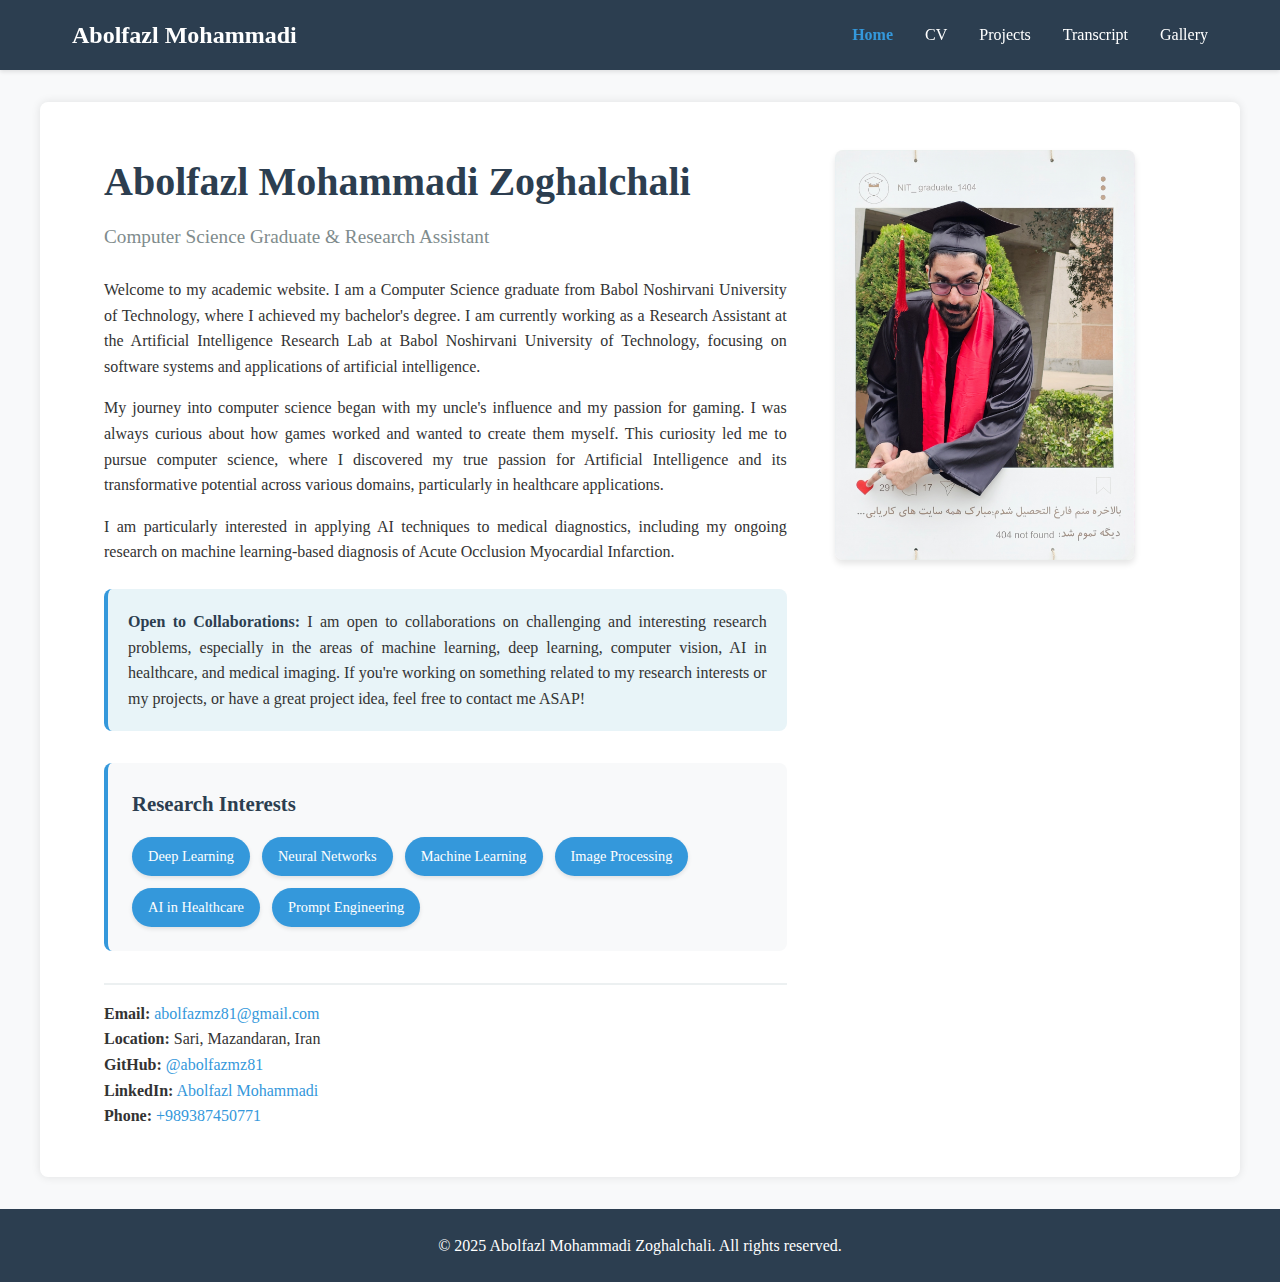
<file: index.html>
<!DOCTYPE html>
<html lang="en">
<head>
    <meta charset="UTF-8">
    <meta name="viewport" content="width=device-width, initial-scale=1.0">
    <meta name="description" content="Computer Science graduate and Research Assistant at Babol Noshirvani University of Technology. Specializing in AI, Deep Learning, and Healthcare Applications.">
    <meta name="keywords" content="Abolfazl Mohammadi, Computer Science, AI Research, Deep Learning, Machine Learning, Babol Noshirvani University">
    <meta name="author" content="Abolfazl Mohammadi Zoghalchali">
    <title>Abolfazl Mohammadi - Academic Website</title>
    <link rel="stylesheet" href="assets/styles.css">
</head>
<!-- Google tag (gtag.js) -->
<script async src="https://www.googletagmanager.com/gtag/js?id=G-NTRPJ5L8E0"></script>
<script>
  window.dataLayer = window.dataLayer || [];
  function gtag(){dataLayer.push(arguments);}
  gtag('js', new Date());

  gtag('config', 'G-NTRPJ5L8E0');
</script>
<body>
    <div id="nav-placeholder"></div>
    
    <main class="container">
        <section class="intro-section">
            <div class="intro-content">
                <div class="intro-text">
                    <h1>Abolfazl Mohammadi Zoghalchali</h1>
                    <p class="subtitle">Computer Science Graduate & Research Assistant</p>
                    <p class="description">
                        Welcome to my academic website. I am a Computer Science graduate from Babol Noshirvani University of Technology, 
                        where I achieved my bachelor's degree. I am currently working as a Research Assistant 
                        at the Artificial Intelligence Research Lab at Babol Noshirvani University of Technology, focusing on software 
                        systems and applications of artificial intelligence.
                    </p>
                    <p class="description">
                        My journey into computer science began with my uncle's influence and my passion for gaming. I was always curious 
                        about how games worked and wanted to create them myself. This curiosity led me to pursue computer science, where 
                        I discovered my true passion for Artificial Intelligence and its transformative potential across various domains, 
                        particularly in healthcare applications.
                    </p>
                    <p class="description">
                        I am particularly interested in applying AI techniques to medical diagnostics, including my ongoing research on 
                        machine learning-based diagnosis of Acute Occlusion Myocardial Infarction.
                    </p>
                    <p class="description collaboration-highlight">
                        <strong>Open to Collaborations:</strong> I am open to collaborations on challenging and interesting research problems, 
                        especially in the areas of machine learning, deep learning, computer vision, AI in healthcare, and medical imaging. 
                        If you're working on something related to my research interests or my projects, or have a great project idea, feel free to contact me ASAP!
                    </p>
                    
                    <div class="research-interests-section">
                        <h3>Research Interests</h3>
                        <div class="interest-tags">
                            <span class="interest-tag">Deep Learning</span>
                            <span class="interest-tag">Neural Networks</span>
                            <span class="interest-tag">Machine Learning</span>
                            <span class="interest-tag">Image Processing</span>
                            <span class="interest-tag">AI in Healthcare</span>
                            <span class="interest-tag">Prompt Engineering</span>
                        </div>
                    </div>
                    
                    <div class="contact-info">
                        <p><strong>Email:</strong> <a href="mailto:abolfazmz81@gmail.com">abolfazmz81@gmail.com</a></p>
                        <p><strong>Location:</strong> Sari, Mazandaran, Iran</p>
                        <p><strong>GitHub:</strong> <a href="https://github.com/abolfazmz81" target="_blank">@abolfazmz81</a></p>
                        <p><strong>LinkedIn:</strong> <a href="https://www.linkedin.com/in/abolfazl-mohammadi" target="_blank">Abolfazl Mohammadi</a></p>
                        <p><strong>Phone:</strong> <a href="tel:+989387450771">+989387450771</a></p>
                    </div>
                </div>
                <div class="intro-image">
                    <img src="assets/me.jpg" alt="Abolfazl Mohammadi Zoghalchali">
                </div>
            </div>
        </section>
    </main>

    <footer>
        <p>&copy; 2025 Abolfazl Mohammadi Zoghalchali. All rights reserved.</p>
    </footer>

    <script src="assets/nav-loader.js"></script>
</body>
</html>
</file>
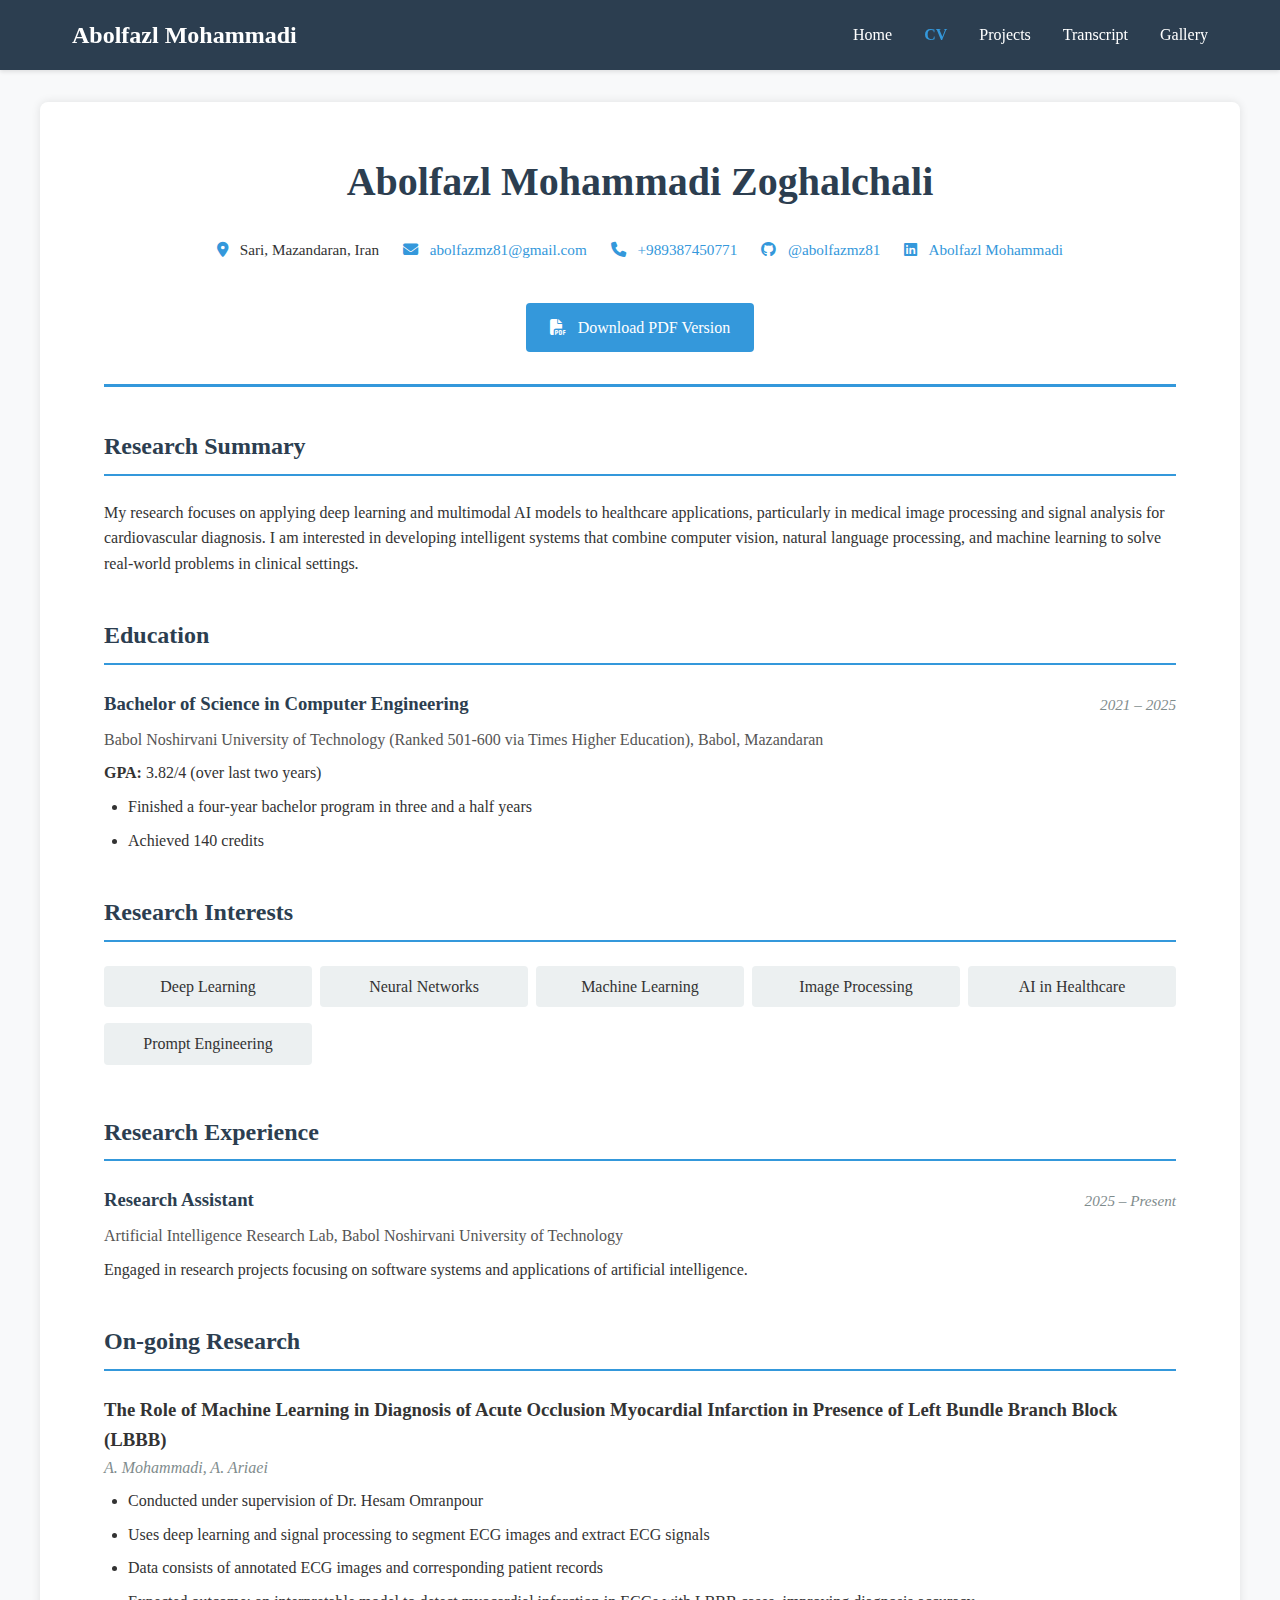
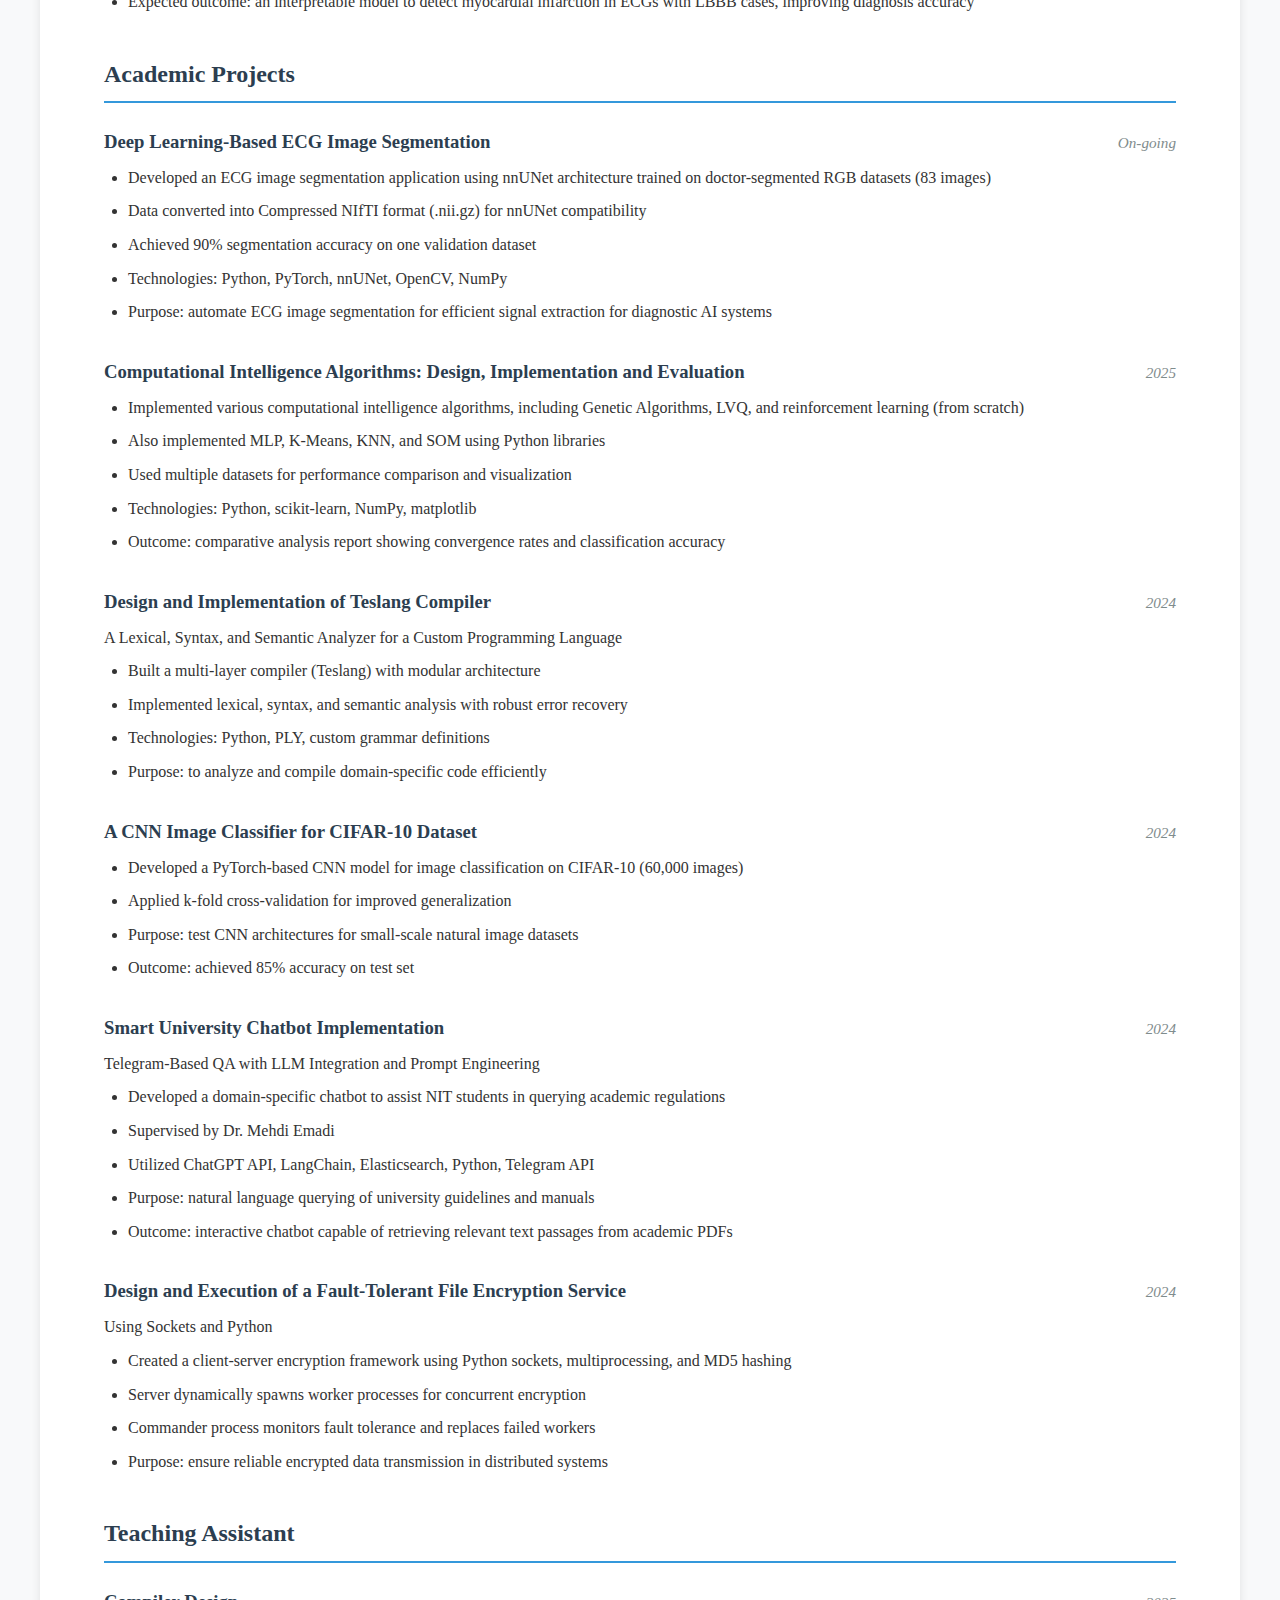
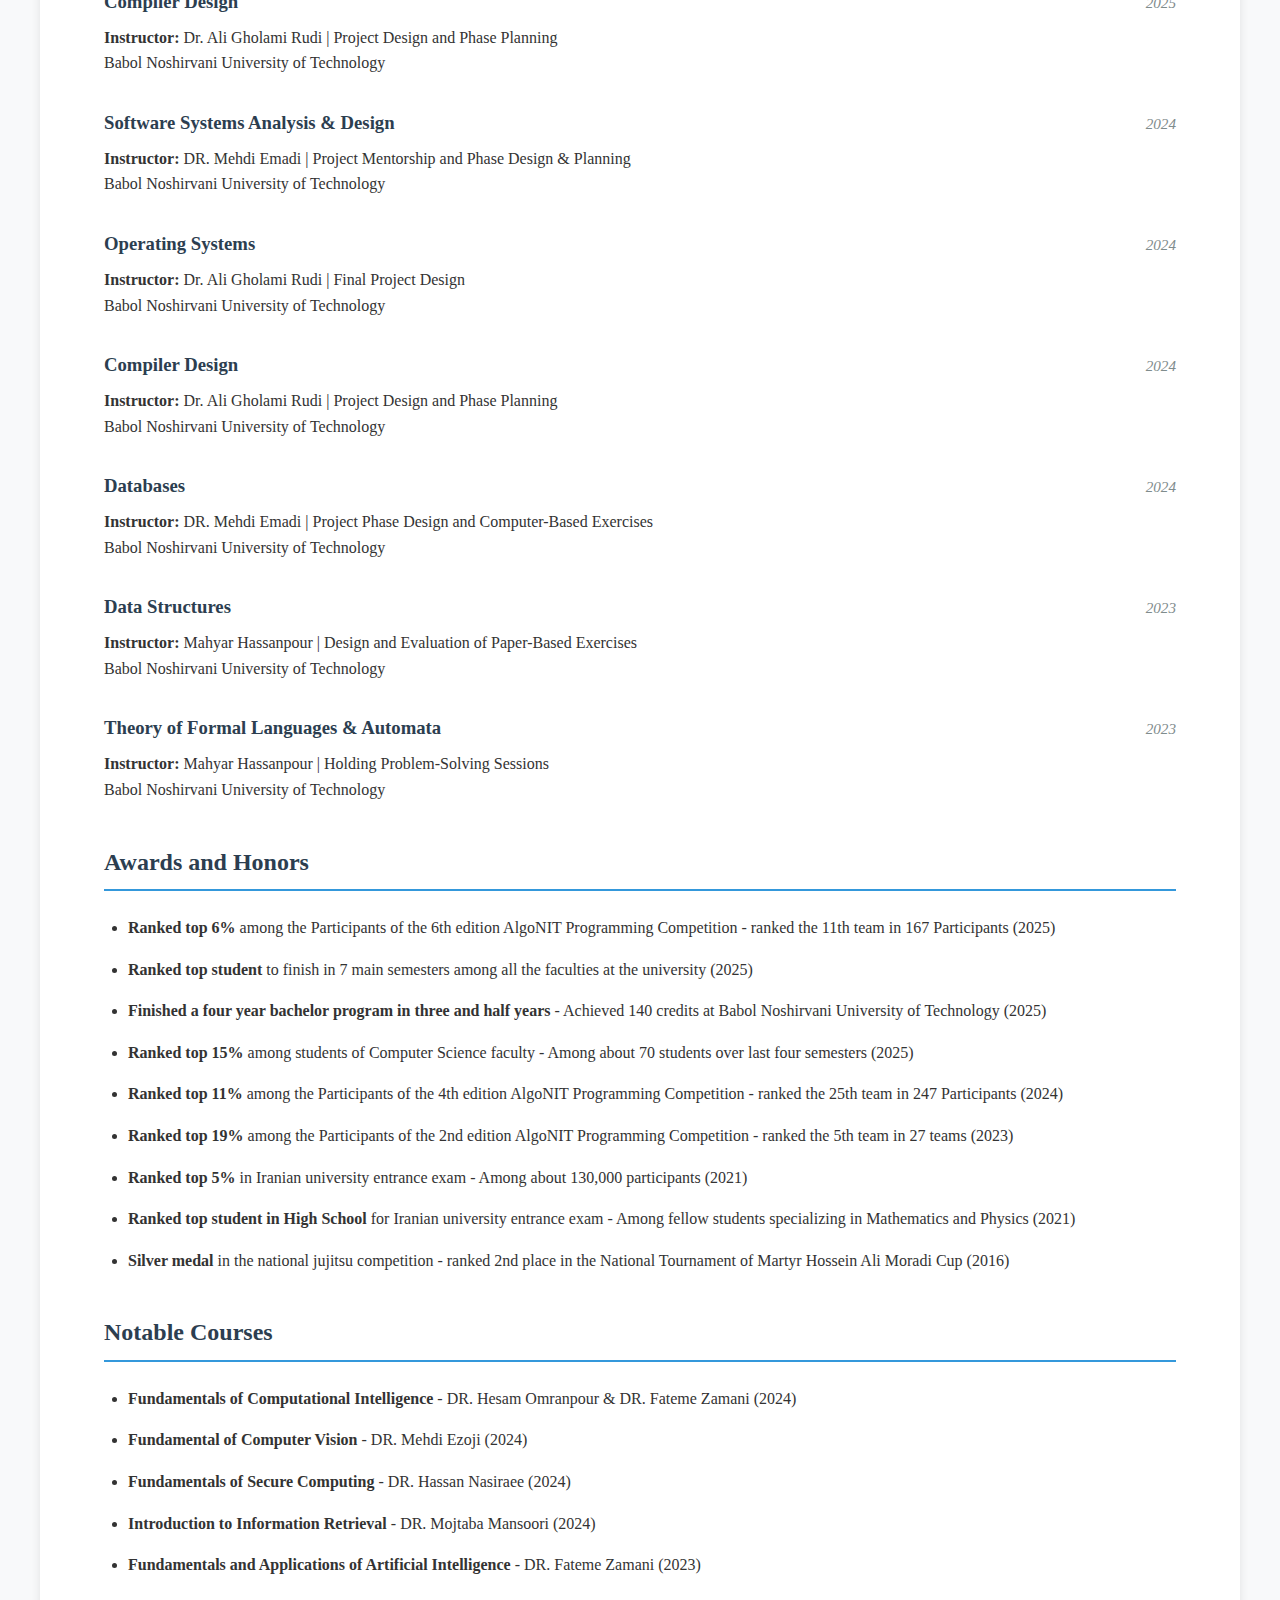
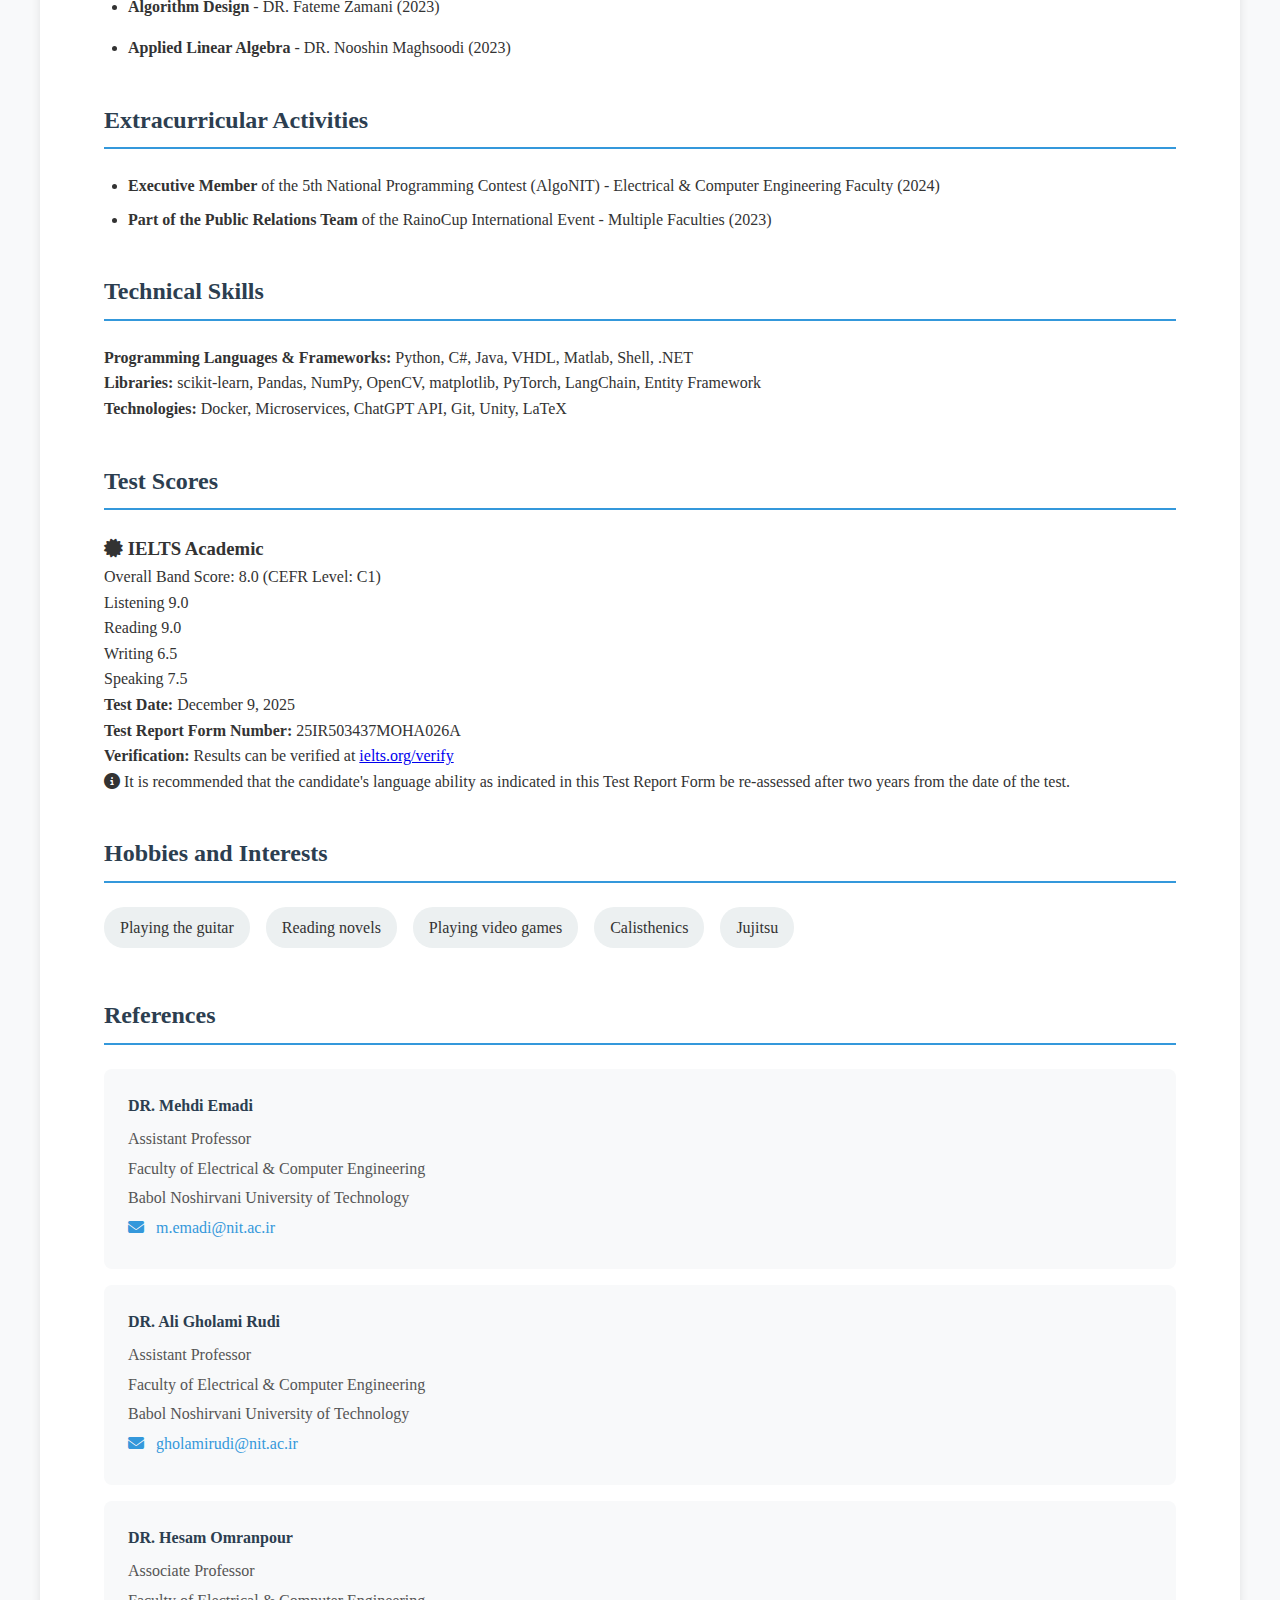
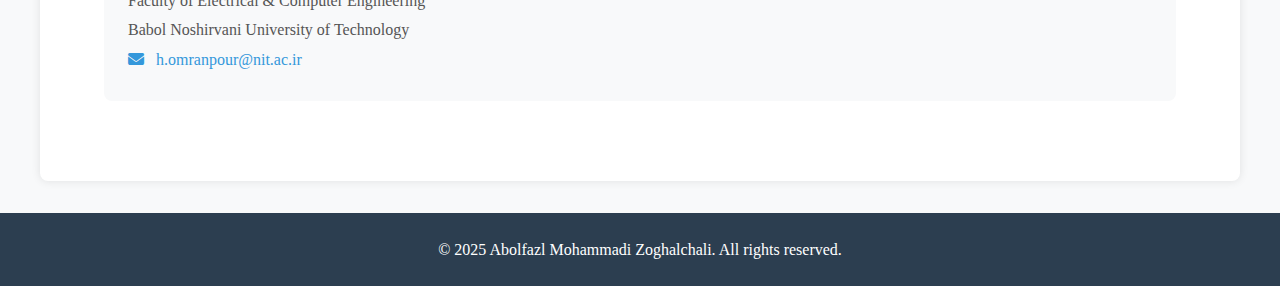
<file: cv.html>
<!DOCTYPE html>
<html lang="en">
<head>
    <meta charset="UTF-8">
    <meta name="viewport" content="width=device-width, initial-scale=1.0">
    <meta name="description" content="Academic CV of Abolfazl Mohammadi - Computer Science graduate, Research Assistant, with expertise in AI, Deep Learning, and Machine Learning.">
    <meta name="keywords" content="Abolfazl Mohammadi CV, Computer Engineering, AI Research, Academic CV">
    <title>CV - Abolfazl Mohammadi</title>
    <link rel="stylesheet" href="assets/styles.css">
    <link rel="stylesheet" href="https://cdnjs.cloudflare.com/ajax/libs/font-awesome/6.4.0/css/all.min.css">
</head>
<!-- Google tag (gtag.js) -->
<script async src="https://www.googletagmanager.com/gtag/js?id=G-NTRPJ5L8E0"></script>
<script>
  window.dataLayer = window.dataLayer || [];
  function gtag(){dataLayer.push(arguments);}
  gtag('js', new Date());

  gtag('config', 'G-NTRPJ5L8E0');
</script>
<body>
    <div id="nav-placeholder"></div>
    
    <main class="container">
        <section class="cv-section">
            <div class="cv-header">
                <h1>Abolfazl Mohammadi Zoghalchali</h1>
                <div class="cv-contact">
                    <p><i class="fas fa-map-marker-alt"></i> Sari, Mazandaran, Iran</p>
                    <p><i class="fas fa-envelope"></i> <a href="mailto:abolfazmz81@gmail.com">abolfazmz81@gmail.com</a></p>
                    <p><i class="fas fa-phone"></i> <a href="tel:+989387450771">+989387450771</a></p>
                    <p><i class="fab fa-github"></i> <a href="https://github.com/abolfazmz81" target="_blank">@abolfazmz81</a></p>
                    <p><i class="fab fa-linkedin"></i> <a href="https://www.linkedin.com/in/abolfazl-mohammadi" target="_blank">Abolfazl Mohammadi</a></p>
                </div>
                <a href="docs/cv.pdf" class="pdf-download" download><i class="fas fa-file-pdf"></i> Download PDF Version</a>
            </div>

            <div class="cv-content">
                <h2>Research Summary</h2>
                <div class="cv-item">
                    <p>My research focuses on applying deep learning and multimodal AI models to healthcare applications, particularly in medical image processing and signal analysis for cardiovascular diagnosis. I am interested in developing intelligent systems that combine computer vision, natural language processing, and machine learning to solve real-world problems in clinical settings.</p>
                </div>

                <h2>Education</h2>
                <div class="cv-item">
                    <div class="cv-item-header">
                        <h3>Bachelor of Science in Computer Engineering</h3>
                        <span class="cv-date">2021 – 2025</span>
                    </div>
                    <p class="cv-institution">Babol Noshirvani University of Technology (Ranked 501-600 via Times Higher Education), Babol, Mazandaran</p>
                    <p><strong>GPA:</strong> 3.82/4 (over last two years)</p>
                    <ul>
                        <li>Finished a four-year bachelor program in three and a half years</li>
                        <li>Achieved 140 credits</li>
                    </ul>
                </div>

                <h2>Research Interests</h2>
                <div class="cv-item">
                    <ul class="research-interests">
                        <li>Deep Learning</li>
                        <li>Neural Networks</li>
                        <li>Machine Learning</li>
                        <li>Image Processing</li>
                        <li>AI in Healthcare</li>
                        <li>Prompt Engineering</li>
                    </ul>
                </div>

                <h2>Research Experience</h2>
                <div class="cv-item">
                    <div class="cv-item-header">
                        <h3>Research Assistant</h3>
                        <span class="cv-date">2025 – Present</span>
                    </div>
                    <p class="cv-institution">Artificial Intelligence Research Lab, Babol Noshirvani University of Technology</p>
                    <p>Engaged in research projects focusing on software systems and applications of artificial intelligence.</p>
                </div>

                <h2>On-going Research</h2>
                <div class="cv-item">
                    <h3>The Role of Machine Learning in Diagnosis of Acute Occlusion Myocardial Infarction in Presence of Left Bundle Branch Block (LBBB)</h3>
                    <p class="cv-authors">A. Mohammadi, A. Ariaei</p>
                    <ul>
                        <li>Conducted under supervision of Dr. Hesam Omranpour</li>
                        <li>Uses deep learning and signal processing to segment ECG images and extract ECG signals</li>
                        <li>Data consists of annotated ECG images and corresponding patient records</li>
                        <li>Expected outcome: an interpretable model to detect myocardial infarction in ECGs with LBBB cases, improving diagnosis accuracy</li>
                    </ul>
                </div>

                <h2>Academic Projects</h2>
                
                <div class="cv-item">
                    <div class="cv-item-header">
                        <h3>Deep Learning-Based ECG Image Segmentation</h3>
                        <span class="cv-date">On-going</span>
                    </div>
                    <ul>
                        <li>Developed an ECG image segmentation application using nnUNet architecture trained on doctor-segmented RGB datasets (83 images)</li>
                        <li>Data converted into Compressed NIfTI format (.nii.gz) for nnUNet compatibility</li>
                        <li>Achieved 90% segmentation accuracy on one validation dataset</li>
                        <li>Technologies: Python, PyTorch, nnUNet, OpenCV, NumPy</li>
                        <li>Purpose: automate ECG image segmentation for efficient signal extraction for diagnostic AI systems</li>
                    </ul>
                </div>

                <div class="cv-item">
                    <div class="cv-item-header">
                        <h3>Computational Intelligence Algorithms: Design, Implementation and Evaluation</h3>
                        <span class="cv-date">2025</span>
                    </div>
                    <ul>
                        <li>Implemented various computational intelligence algorithms, including Genetic Algorithms, LVQ, and reinforcement learning (from scratch)</li>
                        <li>Also implemented MLP, K-Means, KNN, and SOM using Python libraries</li>
                        <li>Used multiple datasets for performance comparison and visualization</li>
                        <li>Technologies: Python, scikit-learn, NumPy, matplotlib</li>
                        <li>Outcome: comparative analysis report showing convergence rates and classification accuracy</li>
                    </ul>
                </div>

                <div class="cv-item">
                    <div class="cv-item-header">
                        <h3>Design and Implementation of Teslang Compiler</h3>
                        <span class="cv-date">2024</span>
                    </div>
                    <p>A Lexical, Syntax, and Semantic Analyzer for a Custom Programming Language</p>
                    <ul>
                        <li>Built a multi-layer compiler (Teslang) with modular architecture</li>
                        <li>Implemented lexical, syntax, and semantic analysis with robust error recovery</li>
                        <li>Technologies: Python, PLY, custom grammar definitions</li>
                        <li>Purpose: to analyze and compile domain-specific code efficiently</li>
                    </ul>
                </div>

                <div class="cv-item">
                    <div class="cv-item-header">
                        <h3>A CNN Image Classifier for CIFAR-10 Dataset</h3>
                        <span class="cv-date">2024</span>
                    </div>
                    <ul>
                        <li>Developed a PyTorch-based CNN model for image classification on CIFAR-10 (60,000 images)</li>
                        <li>Applied k-fold cross-validation for improved generalization</li>
                        <li>Purpose: test CNN architectures for small-scale natural image datasets</li>
                        <li>Outcome: achieved 85% accuracy on test set</li>
                    </ul>
                </div>

                <div class="cv-item">
                    <div class="cv-item-header">
                        <h3>Smart University Chatbot Implementation</h3>
                        <span class="cv-date">2024</span>
                    </div>
                    <p>Telegram-Based QA with LLM Integration and Prompt Engineering</p>
                    <ul>
                        <li>Developed a domain-specific chatbot to assist NIT students in querying academic regulations</li>
                        <li>Supervised by Dr. Mehdi Emadi</li>
                        <li>Utilized ChatGPT API, LangChain, Elasticsearch, Python, Telegram API</li>
                        <li>Purpose: natural language querying of university guidelines and manuals</li>
                        <li>Outcome: interactive chatbot capable of retrieving relevant text passages from academic PDFs</li>
                    </ul>
                </div>

                <div class="cv-item">
                    <div class="cv-item-header">
                        <h3>Design and Execution of a Fault-Tolerant File Encryption Service</h3>
                        <span class="cv-date">2024</span>
                    </div>
                    <p>Using Sockets and Python</p>
                    <ul>
                        <li>Created a client-server encryption framework using Python sockets, multiprocessing, and MD5 hashing</li>
                        <li>Server dynamically spawns worker processes for concurrent encryption</li>
                        <li>Commander process monitors fault tolerance and replaces failed workers</li>
                        <li>Purpose: ensure reliable encrypted data transmission in distributed systems</li>
                    </ul>
                </div>

                <h2>Teaching Assistant</h2>
                
                <div class="cv-item">
                    <div class="cv-item-header">
                        <h3>Compiler Design</h3>
                        <span class="cv-date">2025</span>
                    </div>
                    <p><strong>Instructor:</strong> Dr. Ali Gholami Rudi | Project Design and Phase Planning</p>
                    <p>Babol Noshirvani University of Technology</p>
                </div>

                <div class="cv-item">
                    <div class="cv-item-header">
                        <h3>Software Systems Analysis & Design</h3>
                        <span class="cv-date">2024</span>
                    </div>
                    <p><strong>Instructor:</strong> DR. Mehdi Emadi | Project Mentorship and Phase Design & Planning</p>
                    <p>Babol Noshirvani University of Technology</p>
                </div>

                <div class="cv-item">
                    <div class="cv-item-header">
                        <h3>Operating Systems</h3>
                        <span class="cv-date">2024</span>
                    </div>
                    <p><strong>Instructor:</strong> Dr. Ali Gholami Rudi | Final Project Design</p>
                    <p>Babol Noshirvani University of Technology</p>
                </div>

                <div class="cv-item">
                    <div class="cv-item-header">
                        <h3>Compiler Design</h3>
                        <span class="cv-date">2024</span>
                    </div>
                    <p><strong>Instructor:</strong> Dr. Ali Gholami Rudi | Project Design and Phase Planning</p>
                    <p>Babol Noshirvani University of Technology</p>
                </div>

                <div class="cv-item">
                    <div class="cv-item-header">
                        <h3>Databases</h3>
                        <span class="cv-date">2024</span>
                    </div>
                    <p><strong>Instructor:</strong> DR. Mehdi Emadi | Project Phase Design and Computer-Based Exercises</p>
                    <p>Babol Noshirvani University of Technology</p>
                </div>

                <div class="cv-item">
                    <div class="cv-item-header">
                        <h3>Data Structures</h3>
                        <span class="cv-date">2023</span>
                    </div>
                    <p><strong>Instructor:</strong> Mahyar Hassanpour | Design and Evaluation of Paper-Based Exercises</p>
                    <p>Babol Noshirvani University of Technology</p>
                </div>

                <div class="cv-item">
                    <div class="cv-item-header">
                        <h3>Theory of Formal Languages & Automata</h3>
                        <span class="cv-date">2023</span>
                    </div>
                    <p><strong>Instructor:</strong> Mahyar Hassanpour | Holding Problem-Solving Sessions</p>
                    <p>Babol Noshirvani University of Technology</p>
                </div>

                <h2>Awards and Honors</h2>
                <div class="cv-item">
                    <ul class="awards-list">
                        <li><strong>Ranked top 6%</strong> among the Participants of the 6th edition AlgoNIT Programming Competition - ranked the 11th team in 167 Participants (2025)</li>
                        <li><strong>Ranked top student</strong> to finish in 7 main semesters among all the faculties at the university (2025)</li>
                        <li><strong>Finished a four year bachelor program in three and half years</strong> - Achieved 140 credits at Babol Noshirvani University of Technology (2025)</li>
                        <li><strong>Ranked top 15%</strong> among students of Computer Science faculty - Among about 70 students over last four semesters (2025)</li>
                        <li><strong>Ranked top 11%</strong> among the Participants of the 4th edition AlgoNIT Programming Competition - ranked the 25th team in 247 Participants (2024)</li>
                        <li><strong>Ranked top 19%</strong> among the Participants of the 2nd edition AlgoNIT Programming Competition - ranked the 5th team in 27 teams (2023)</li>
                        <li><strong>Ranked top 5%</strong> in Iranian university entrance exam - Among about 130,000 participants (2021)</li>
                        <li><strong>Ranked top student in High School</strong> for Iranian university entrance exam - Among fellow students specializing in Mathematics and Physics (2021)</li>
                        <li><strong>Silver medal</strong> in the national jujitsu competition - ranked 2nd place in the National Tournament of Martyr Hossein Ali Moradi Cup (2016)</li>
                    </ul>
                </div>

                <h2>Notable Courses</h2>
                <div class="cv-item">
                    <ul class="courses-list">
                        <li><strong>Fundamentals of Computational Intelligence</strong> - DR. Hesam Omranpour & DR. Fateme Zamani (2024)</li>
                        <li><strong>Fundamental of Computer Vision</strong> - DR. Mehdi Ezoji (2024)</li>
                        <li><strong>Fundamentals of Secure Computing</strong> - DR. Hassan Nasiraee (2024)</li>
                        <li><strong>Introduction to Information Retrieval</strong> - DR. Mojtaba Mansoori (2024)</li>
                        <li><strong>Fundamentals and Applications of Artificial Intelligence</strong> - DR. Fateme Zamani (2023)</li>
                        <li><strong>Algorithm Design</strong> - DR. Fateme Zamani (2023)</li>
                        <li><strong>Applied Linear Algebra</strong> - DR. Nooshin Maghsoodi (2023)</li>
                    </ul>
                </div>

                <h2>Extracurricular Activities</h2>
                <div class="cv-item">
                    <ul>
                        <li><strong>Executive Member</strong> of the 5th National Programming Contest (AlgoNIT) - Electrical & Computer Engineering Faculty (2024)</li>
                        <li><strong>Part of the Public Relations Team</strong> of the RainoCup International Event - Multiple Faculties (2023)</li>
                    </ul>
                </div>

                <h2>Technical Skills</h2>
                <div class="cv-item">
                    <p><strong>Programming Languages & Frameworks:</strong> Python, C#, Java, VHDL, Matlab, Shell, .NET</p>
                    <p><strong>Libraries:</strong> scikit-learn, Pandas, NumPy, OpenCV, matplotlib, PyTorch, LangChain, Entity Framework</p>
                    <p><strong>Technologies:</strong> Docker, Microservices, ChatGPT API, Git, Unity, LaTeX</p>
                </div>

                <h2>Test Scores</h2>
                <div class="cv-item">
                    <div class="ielts-score-card">
                        <h3><i class="fas fa-certificate"></i> IELTS Academic</h3>
                        <div class="ielts-overall">
                            <span class="ielts-label">Overall Band Score:</span>
                            <span class="ielts-score-main">8.0</span>
                            <span class="ielts-cefr">(CEFR Level: C1)</span>
                        </div>
                        <div class="ielts-breakdown">
                            <div class="ielts-skill">
                                <span class="skill-name">Listening</span>
                                <span class="skill-score">9.0</span>
                            </div>
                            <div class="ielts-skill">
                                <span class="skill-name">Reading</span>
                                <span class="skill-score">9.0</span>
                            </div>
                            <div class="ielts-skill">
                                <span class="skill-name">Writing</span>
                                <span class="skill-score">6.5</span>
                            </div>
                            <div class="ielts-skill">
                                <span class="skill-name">Speaking</span>
                                <span class="skill-score">7.5</span>
                            </div>
                        </div>
                        <div class="ielts-details">
                            <p><strong>Test Date:</strong> December 9, 2025</p>
                            <p><strong>Test Report Form Number:</strong> 25IR503437MOHA026A</p>
                            <p><strong>Verification:</strong> Results can be verified at <a href="https://ielts.org/verify" target="_blank">ielts.org/verify</a></p>
                        </div>
                        <div class="ielts-note">
                            <i class="fas fa-info-circle"></i> It is recommended that the candidate's language ability as indicated in this Test Report Form be re-assessed after two years from the date of the test.
                        </div>
                    </div>
                </div>

                <h2>Hobbies and Interests</h2>
                <div class="cv-item">
                    <ul class="hobbies-list">
                        <li>Playing the guitar</li>
                        <li>Reading novels</li>
                        <li>Playing video games</li>
                        <li>Calisthenics</li>
                        <li>Jujitsu</li>
                    </ul>
                </div>

                <h2>References</h2>
                <div class="cv-item">
                    <div class="reference">
                        <h4>DR. Mehdi Emadi</h4>
                        <p>Assistant Professor</p>
                        <p>Faculty of Electrical & Computer Engineering</p>
                        <p>Babol Noshirvani University of Technology</p>
                        <p><i class="fas fa-envelope"></i> <a href="mailto:m.emadi@nit.ac.ir">m.emadi@nit.ac.ir</a></p>
                    </div>
                    
                    <div class="reference">
                        <h4>DR. Ali Gholami Rudi</h4>
                        <p>Assistant Professor</p>
                        <p>Faculty of Electrical & Computer Engineering</p>
                        <p>Babol Noshirvani University of Technology</p>
                        <p><i class="fas fa-envelope"></i> <a href="mailto:gholamirudi@nit.ac.ir">gholamirudi@nit.ac.ir</a></p>
                    </div>
                    
                    <div class="reference">
                        <h4>DR. Hesam Omranpour</h4>
                        <p>Associate Professor</p>
                        <p>Faculty of Electrical & Computer Engineering</p>
                        <p>Babol Noshirvani University of Technology</p>
                        <p><i class="fas fa-envelope"></i> <a href="mailto:h.omranpour@nit.ac.ir">h.omranpour@nit.ac.ir</a></p>
                    </div>
                </div>
            </div>
        </section>
    </main>

    <footer>
        <p>&copy; 2025 Abolfazl Mohammadi Zoghalchali. All rights reserved.</p>
    </footer>

    <script src="assets/nav-loader.js"></script>
</body>
</html>
</file>
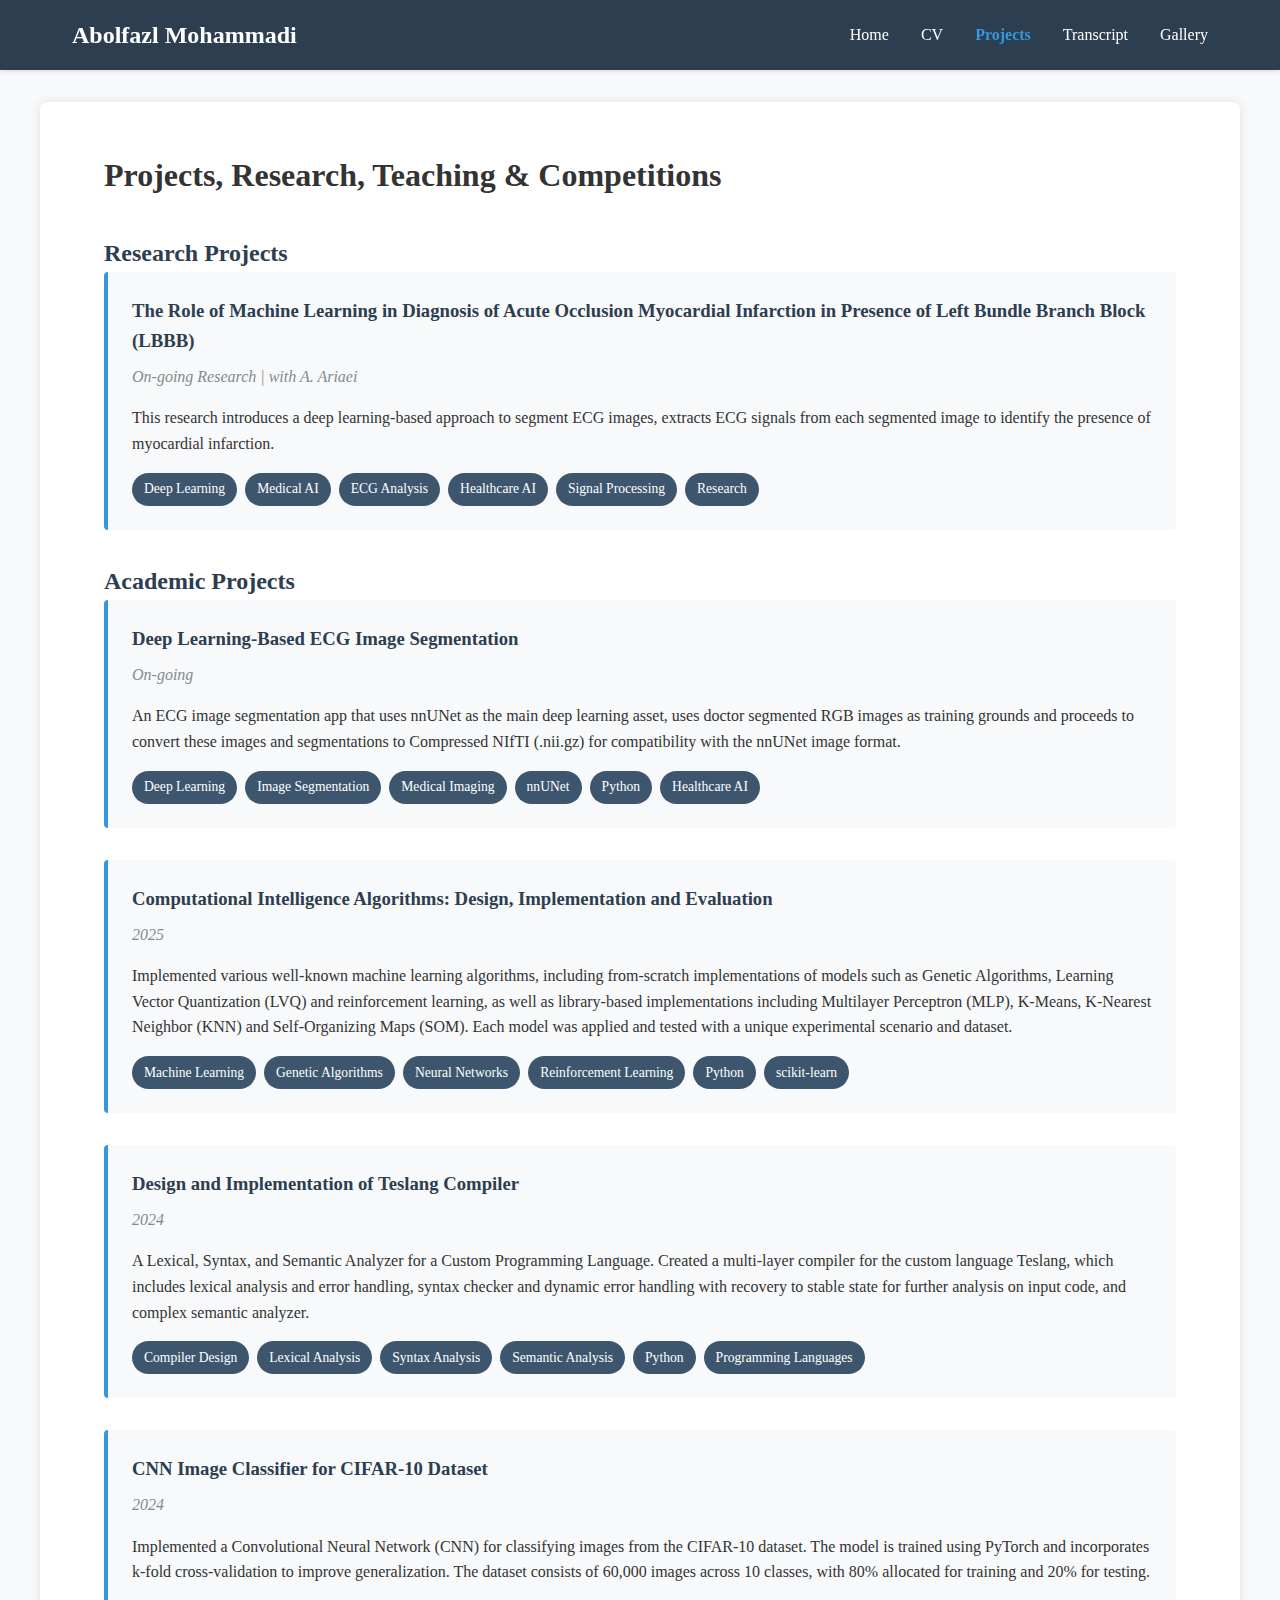
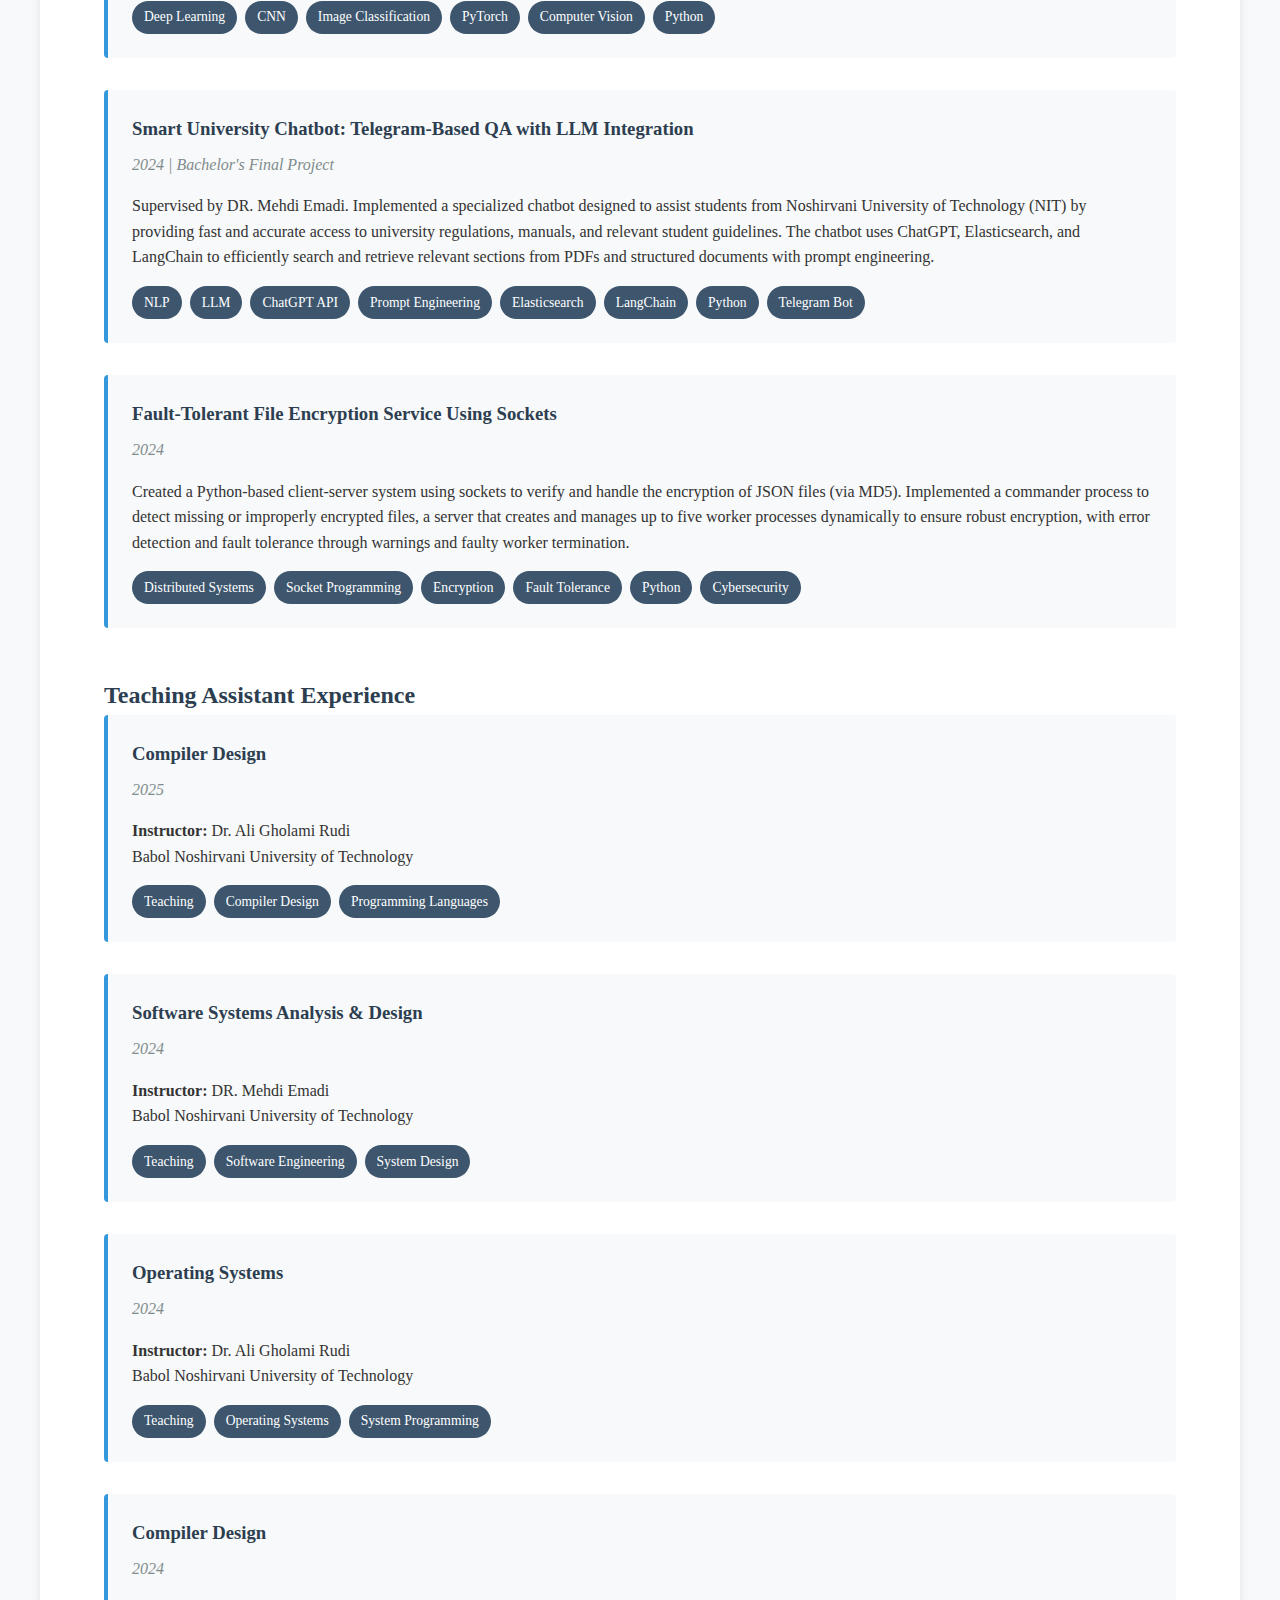
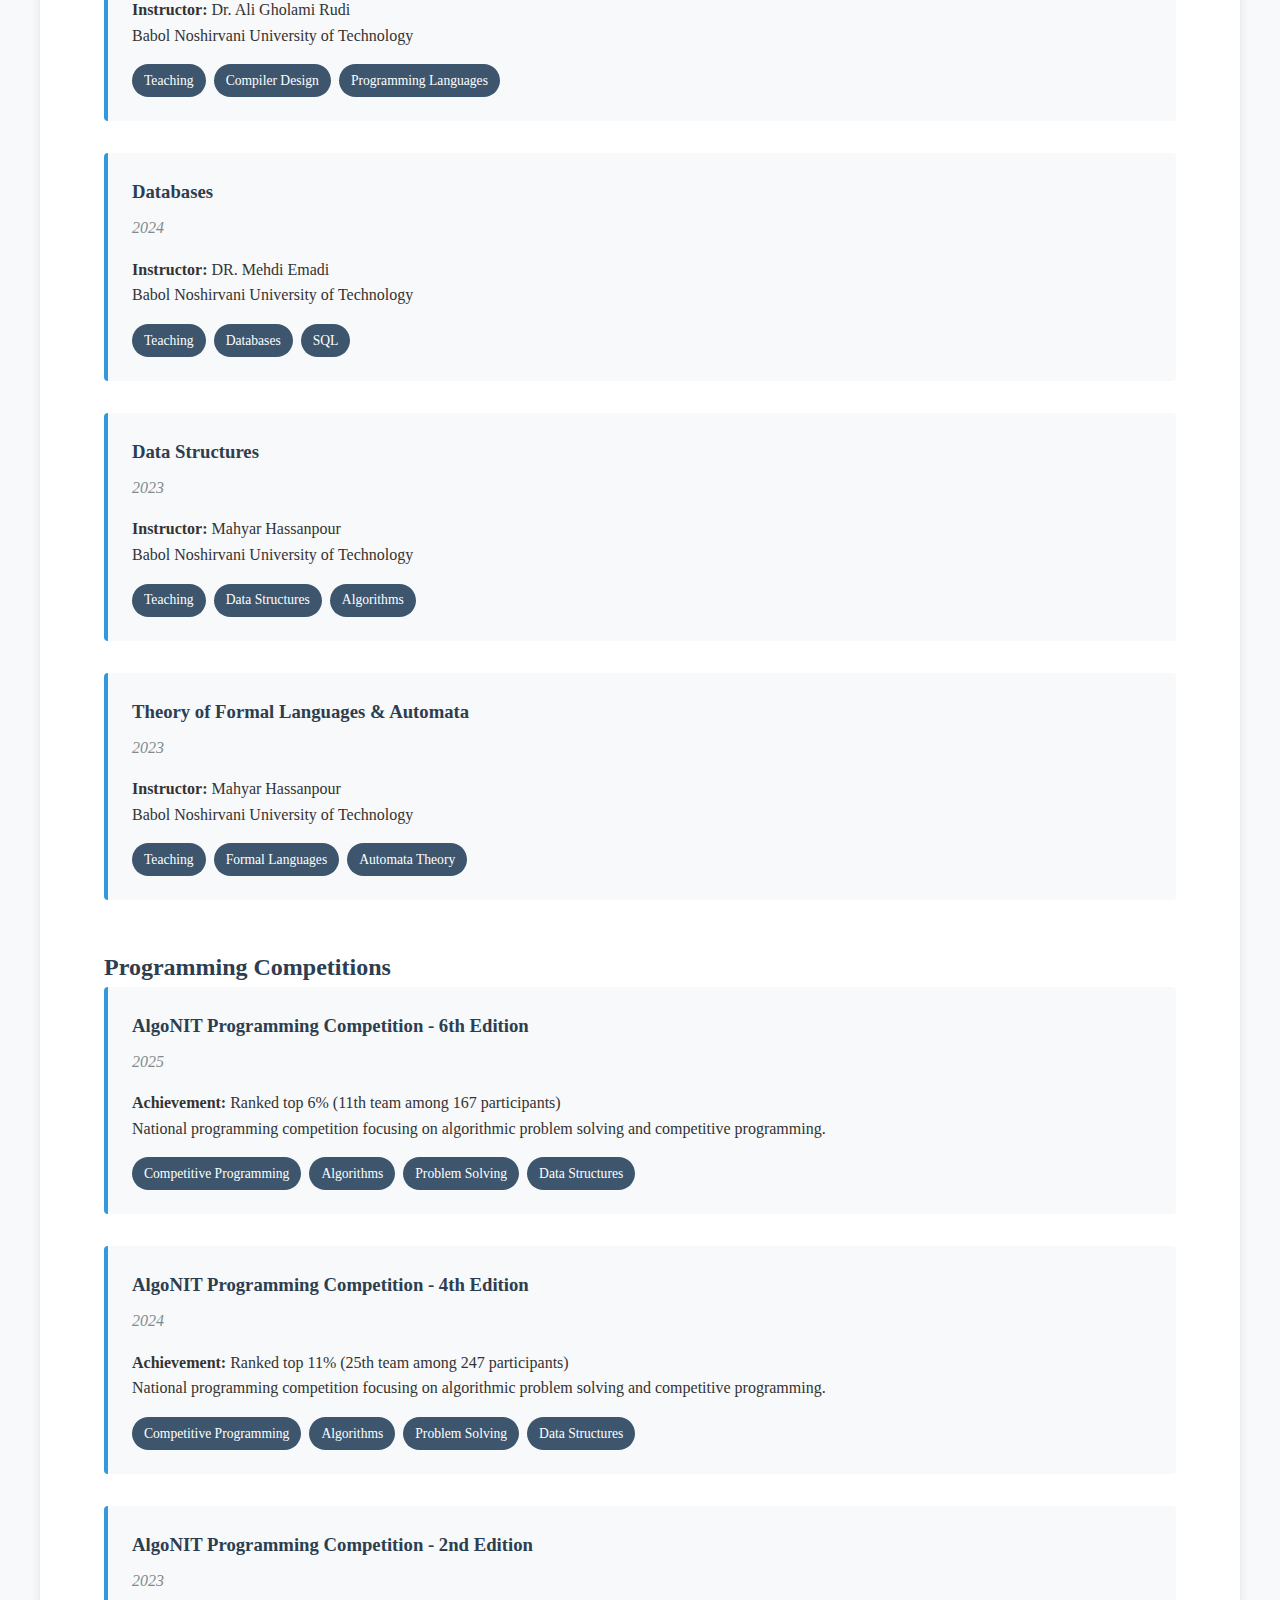
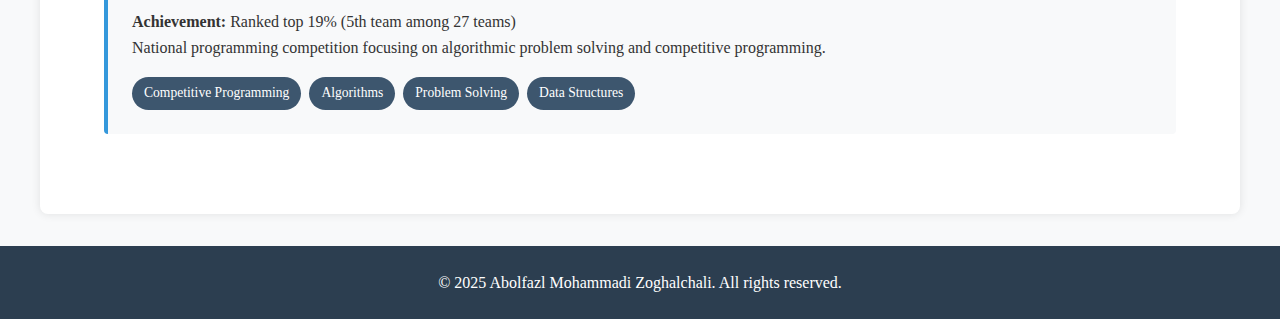
<file: projects.html>
<!DOCTYPE html>
<html lang="en">
<head>
    <meta charset="UTF-8">
    <meta name="viewport" content="width=device-width, initial-scale=1.0">
    <meta name="description" content="Academic projects, research, teaching experience, and programming competitions by Abolfazl Mohammadi. Including AI, Machine Learning, and Deep Learning projects.">
    <meta name="keywords" content="AI Projects, Machine Learning Projects, Deep Learning, ECG Segmentation, Compiler Design, Teaching Assistant">
    <title>Projects & Experience - Abolfazl Mohammadi</title>
    <link rel="stylesheet" href="assets/styles.css">
</head>
<body>
    <div id="nav-placeholder"></div>
    
    <main class="container">
        <section class="projects-section">
            <h1>Projects, Research, Teaching & Competitions</h1>
            
            <h2 style="margin-top: 2rem; color: #2c3e50;">Research Projects</h2>
            
            <div class="project-card">
                <h3>The Role of Machine Learning in Diagnosis of Acute Occlusion Myocardial Infarction in Presence of Left Bundle Branch Block (LBBB)</h3>
                <p class="project-date">On-going Research | with A. Ariaei</p>
                <p>This research introduces a deep learning-based approach to segment ECG images, extracts ECG signals from each segmented image to identify the presence of myocardial infarction.</p>
                <div class="project-tags">
                    <span class="tag">Deep Learning</span>
                    <span class="tag">Medical AI</span>
                    <span class="tag">ECG Analysis</span>
                    <span class="tag">Healthcare AI</span>
                    <span class="tag">Signal Processing</span>
                    <span class="tag">Research</span>
                </div>
            </div>
            
            <h2 style="margin-top: 2rem; color: #2c3e50;">Academic Projects</h2>
            
            <div class="project-card">
                <h3>Deep Learning-Based ECG Image Segmentation</h3>
                <p class="project-date">On-going</p>
                <p>An ECG image segmentation app that uses nnUNet as the main deep learning asset, uses doctor segmented RGB images as training grounds and proceeds to convert these images and segmentations to Compressed NIfTI (.nii.gz) for compatibility with the nnUNet image format.</p>
                <div class="project-tags">
                    <span class="tag">Deep Learning</span>
                    <span class="tag">Image Segmentation</span>
                    <span class="tag">Medical Imaging</span>
                    <span class="tag">nnUNet</span>
                    <span class="tag">Python</span>
                    <span class="tag">Healthcare AI</span>
                </div>
            </div>
            
            <div class="project-card">
                <h3>Computational Intelligence Algorithms: Design, Implementation and Evaluation</h3>
                <p class="project-date">2025</p>
                <p>Implemented various well-known machine learning algorithms, including from-scratch implementations of models such as Genetic Algorithms, Learning Vector Quantization (LVQ) and reinforcement learning, as well as library-based implementations including Multilayer Perceptron (MLP), K-Means, K-Nearest Neighbor (KNN) and Self-Organizing Maps (SOM). Each model was applied and tested with a unique experimental scenario and dataset.</p>
                <div class="project-tags">
                    <span class="tag">Machine Learning</span>
                    <span class="tag">Genetic Algorithms</span>
                    <span class="tag">Neural Networks</span>
                    <span class="tag">Reinforcement Learning</span>
                    <span class="tag">Python</span>
                    <span class="tag">scikit-learn</span>
                </div>
            </div>
            
            <div class="project-card">
                <h3>Design and Implementation of Teslang Compiler</h3>
                <p class="project-date">2024</p>
                <p>A Lexical, Syntax, and Semantic Analyzer for a Custom Programming Language. Created a multi-layer compiler for the custom language Teslang, which includes lexical analysis and error handling, syntax checker and dynamic error handling with recovery to stable state for further analysis on input code, and complex semantic analyzer.</p>
                <div class="project-tags">
                    <span class="tag">Compiler Design</span>
                    <span class="tag">Lexical Analysis</span>
                    <span class="tag">Syntax Analysis</span>
                    <span class="tag">Semantic Analysis</span>
                    <span class="tag">Python</span>
                    <span class="tag">Programming Languages</span>
                </div>
            </div>
            
            <div class="project-card">
                <h3>CNN Image Classifier for CIFAR-10 Dataset</h3>
                <p class="project-date">2024</p>
                <p>Implemented a Convolutional Neural Network (CNN) for classifying images from the CIFAR-10 dataset. The model is trained using PyTorch and incorporates k-fold cross-validation to improve generalization. The dataset consists of 60,000 images across 10 classes, with 80% allocated for training and 20% for testing.</p>
                <div class="project-tags">
                    <span class="tag">Deep Learning</span>
                    <span class="tag">CNN</span>
                    <span class="tag">Image Classification</span>
                    <span class="tag">PyTorch</span>
                    <span class="tag">Computer Vision</span>
                    <span class="tag">Python</span>
                </div>
            </div>
            
            <div class="project-card">
                <h3>Smart University Chatbot: Telegram-Based QA with LLM Integration</h3>
                <p class="project-date">2024 | Bachelor's Final Project</p>
                <p>Supervised by DR. Mehdi Emadi. Implemented a specialized chatbot designed to assist students from Noshirvani University of Technology (NIT) by providing fast and accurate access to university regulations, manuals, and relevant student guidelines. The chatbot uses ChatGPT, Elasticsearch, and LangChain to efficiently search and retrieve relevant sections from PDFs and structured documents with prompt engineering.</p>
                <div class="project-tags">
                    <span class="tag">NLP</span>
                    <span class="tag">LLM</span>
                    <span class="tag">ChatGPT API</span>
                    <span class="tag">Prompt Engineering</span>
                    <span class="tag">Elasticsearch</span>
                    <span class="tag">LangChain</span>
                    <span class="tag">Python</span>
                    <span class="tag">Telegram Bot</span>
                </div>
            </div>
            
            <div class="project-card">
                <h3>Fault-Tolerant File Encryption Service Using Sockets</h3>
                <p class="project-date">2024</p>
                <p>Created a Python-based client-server system using sockets to verify and handle the encryption of JSON files (via MD5). Implemented a commander process to detect missing or improperly encrypted files, a server that creates and manages up to five worker processes dynamically to ensure robust encryption, with error detection and fault tolerance through warnings and faulty worker termination.</p>
                <div class="project-tags">
                    <span class="tag">Distributed Systems</span>
                    <span class="tag">Socket Programming</span>
                    <span class="tag">Encryption</span>
                    <span class="tag">Fault Tolerance</span>
                    <span class="tag">Python</span>
                    <span class="tag">Cybersecurity</span>
                </div>
            </div>
            
            <h2 style="margin-top: 3rem; color: #2c3e50;">Teaching Assistant Experience</h2>
            
            <div class="project-card">
                <h3>Compiler Design</h3>
                <p class="project-date">2025</p>
                <p><strong>Instructor:</strong> Dr. Ali Gholami Rudi</p>
                <p>Babol Noshirvani University of Technology</p>
                <div class="project-tags">
                    <span class="tag">Teaching</span>
                    <span class="tag">Compiler Design</span>
                    <span class="tag">Programming Languages</span>
                </div>
            </div>
            
            <div class="project-card">
                <h3>Software Systems Analysis & Design</h3>
                <p class="project-date">2024</p>
                <p><strong>Instructor:</strong> DR. Mehdi Emadi</p>
                <p>Babol Noshirvani University of Technology</p>
                <div class="project-tags">
                    <span class="tag">Teaching</span>
                    <span class="tag">Software Engineering</span>
                    <span class="tag">System Design</span>
                </div>
            </div>
            
            <div class="project-card">
                <h3>Operating Systems</h3>
                <p class="project-date">2024</p>
                <p><strong>Instructor:</strong> Dr. Ali Gholami Rudi</p>
                <p>Babol Noshirvani University of Technology</p>
                <div class="project-tags">
                    <span class="tag">Teaching</span>
                    <span class="tag">Operating Systems</span>
                    <span class="tag">System Programming</span>
                </div>
            </div>
            
            <div class="project-card">
                <h3>Compiler Design</h3>
                <p class="project-date">2024</p>
                <p><strong>Instructor:</strong> Dr. Ali Gholami Rudi</p>
                <p>Babol Noshirvani University of Technology</p>
                <div class="project-tags">
                    <span class="tag">Teaching</span>
                    <span class="tag">Compiler Design</span>
                    <span class="tag">Programming Languages</span>
                </div>
            </div>
            
            <div class="project-card">
                <h3>Databases</h3>
                <p class="project-date">2024</p>
                <p><strong>Instructor:</strong> DR. Mehdi Emadi</p>
                <p>Babol Noshirvani University of Technology</p>
                <div class="project-tags">
                    <span class="tag">Teaching</span>
                    <span class="tag">Databases</span>
                    <span class="tag">SQL</span>
                </div>
            </div>
            
            <div class="project-card">
                <h3>Data Structures</h3>
                <p class="project-date">2023</p>
                <p><strong>Instructor:</strong> Mahyar Hassanpour</p>
                <p>Babol Noshirvani University of Technology</p>
                <div class="project-tags">
                    <span class="tag">Teaching</span>
                    <span class="tag">Data Structures</span>
                    <span class="tag">Algorithms</span>
                </div>
            </div>
            
            <div class="project-card">
                <h3>Theory of Formal Languages & Automata</h3>
                <p class="project-date">2023</p>
                <p><strong>Instructor:</strong> Mahyar Hassanpour</p>
                <p>Babol Noshirvani University of Technology</p>
                <div class="project-tags">
                    <span class="tag">Teaching</span>
                    <span class="tag">Formal Languages</span>
                    <span class="tag">Automata Theory</span>
                </div>
            </div>
            
            <h2 style="margin-top: 3rem; color: #2c3e50;">Programming Competitions</h2>
            
            <div class="project-card">
                <h3>AlgoNIT Programming Competition - 6th Edition</h3>
                <p class="project-date">2025</p>
                <p><strong>Achievement:</strong> Ranked top 6% (11th team among 167 participants)</p>
                <p>National programming competition focusing on algorithmic problem solving and competitive programming.</p>
                <div class="project-tags">
                    <span class="tag">Competitive Programming</span>
                    <span class="tag">Algorithms</span>
                    <span class="tag">Problem Solving</span>
                    <span class="tag">Data Structures</span>
                </div>
            </div>
            
            <div class="project-card">
                <h3>AlgoNIT Programming Competition - 4th Edition</h3>
                <p class="project-date">2024</p>
                <p><strong>Achievement:</strong> Ranked top 11% (25th team among 247 participants)</p>
                <p>National programming competition focusing on algorithmic problem solving and competitive programming.</p>
                <div class="project-tags">
                    <span class="tag">Competitive Programming</span>
                    <span class="tag">Algorithms</span>
                    <span class="tag">Problem Solving</span>
                    <span class="tag">Data Structures</span>
                </div>
            </div>
            
            <div class="project-card">
                <h3>AlgoNIT Programming Competition - 2nd Edition</h3>
                <p class="project-date">2023</p>
                <p><strong>Achievement:</strong> Ranked top 19% (5th team among 27 teams)</p>
                <p>National programming competition focusing on algorithmic problem solving and competitive programming.</p>
                <div class="project-tags">
                    <span class="tag">Competitive Programming</span>
                    <span class="tag">Algorithms</span>
                    <span class="tag">Problem Solving</span>
                    <span class="tag">Data Structures</span>
                </div>
            </div>
        </section>
    </main>

    <footer>
        <p>&copy; 2025 Abolfazl Mohammadi Zoghalchali. All rights reserved.</p>
    </footer>

    <script src="assets/nav-loader.js"></script>
</body>
</html>
</file>
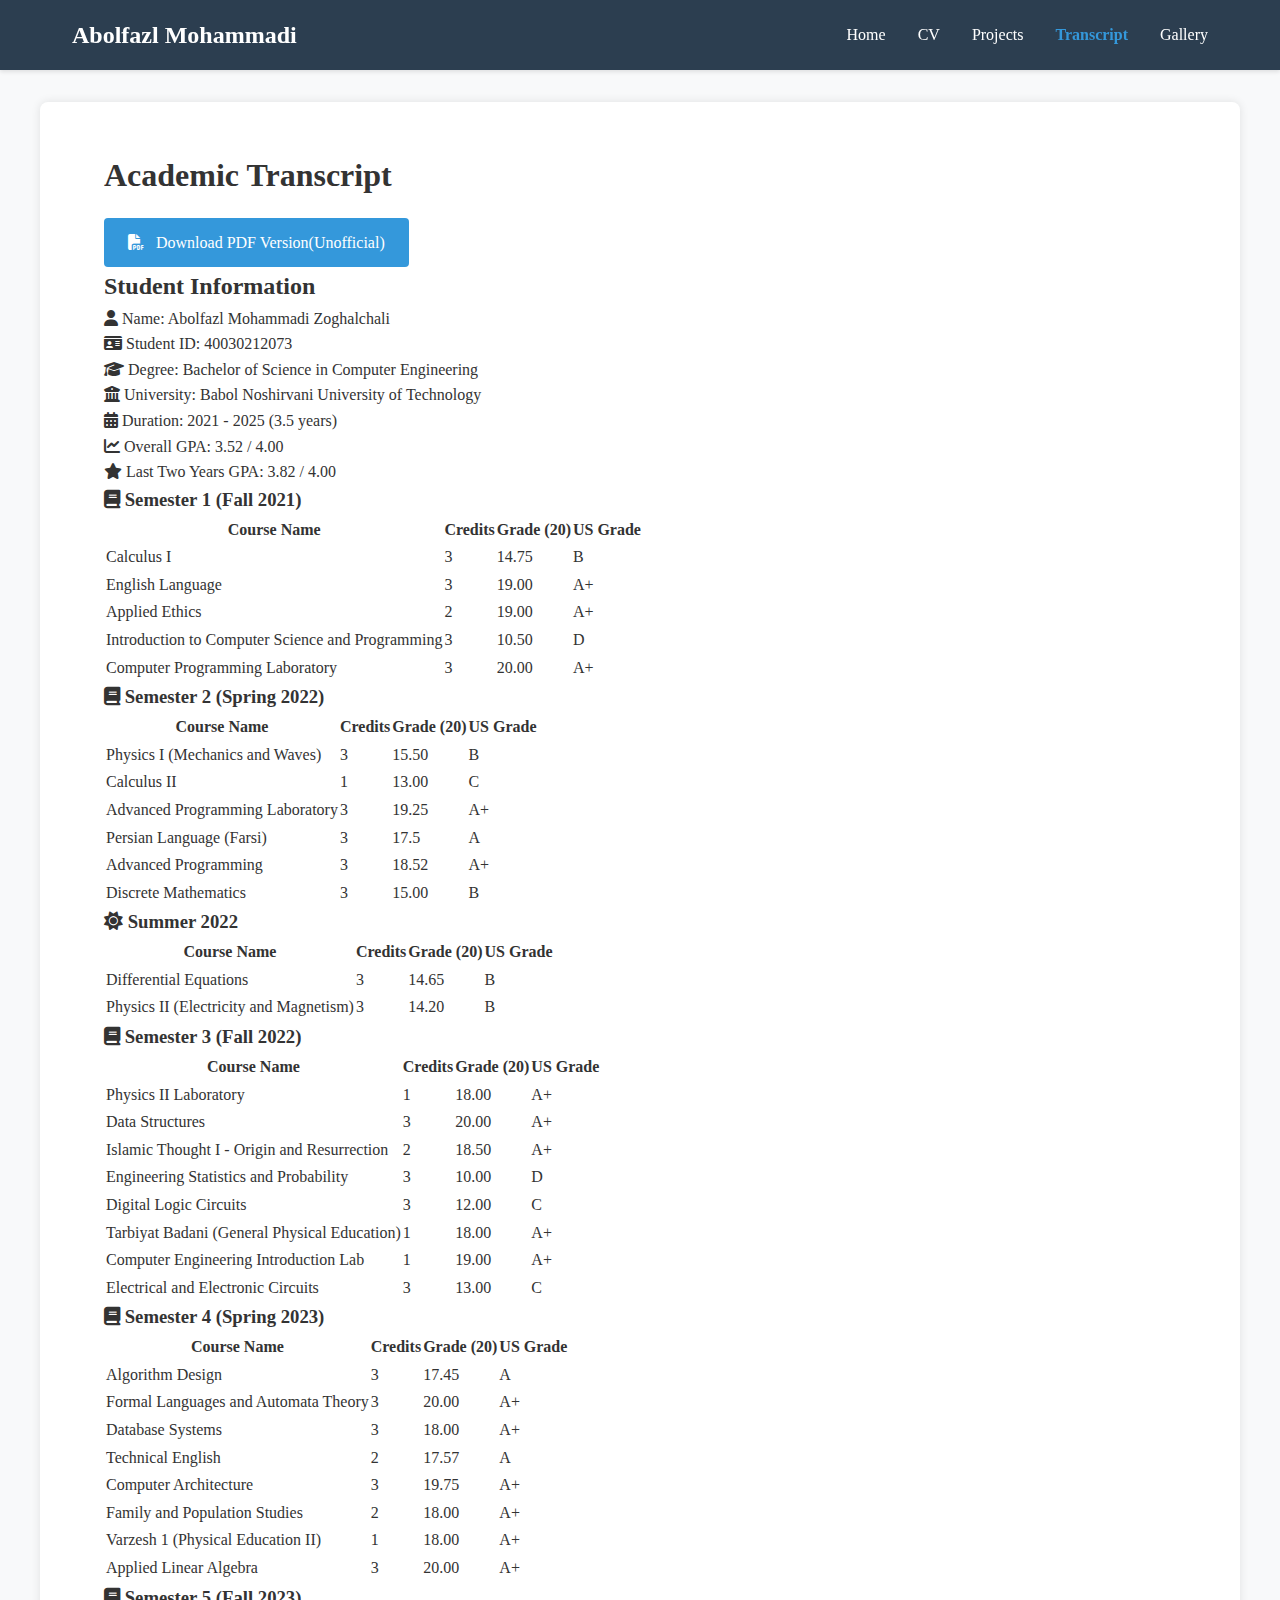
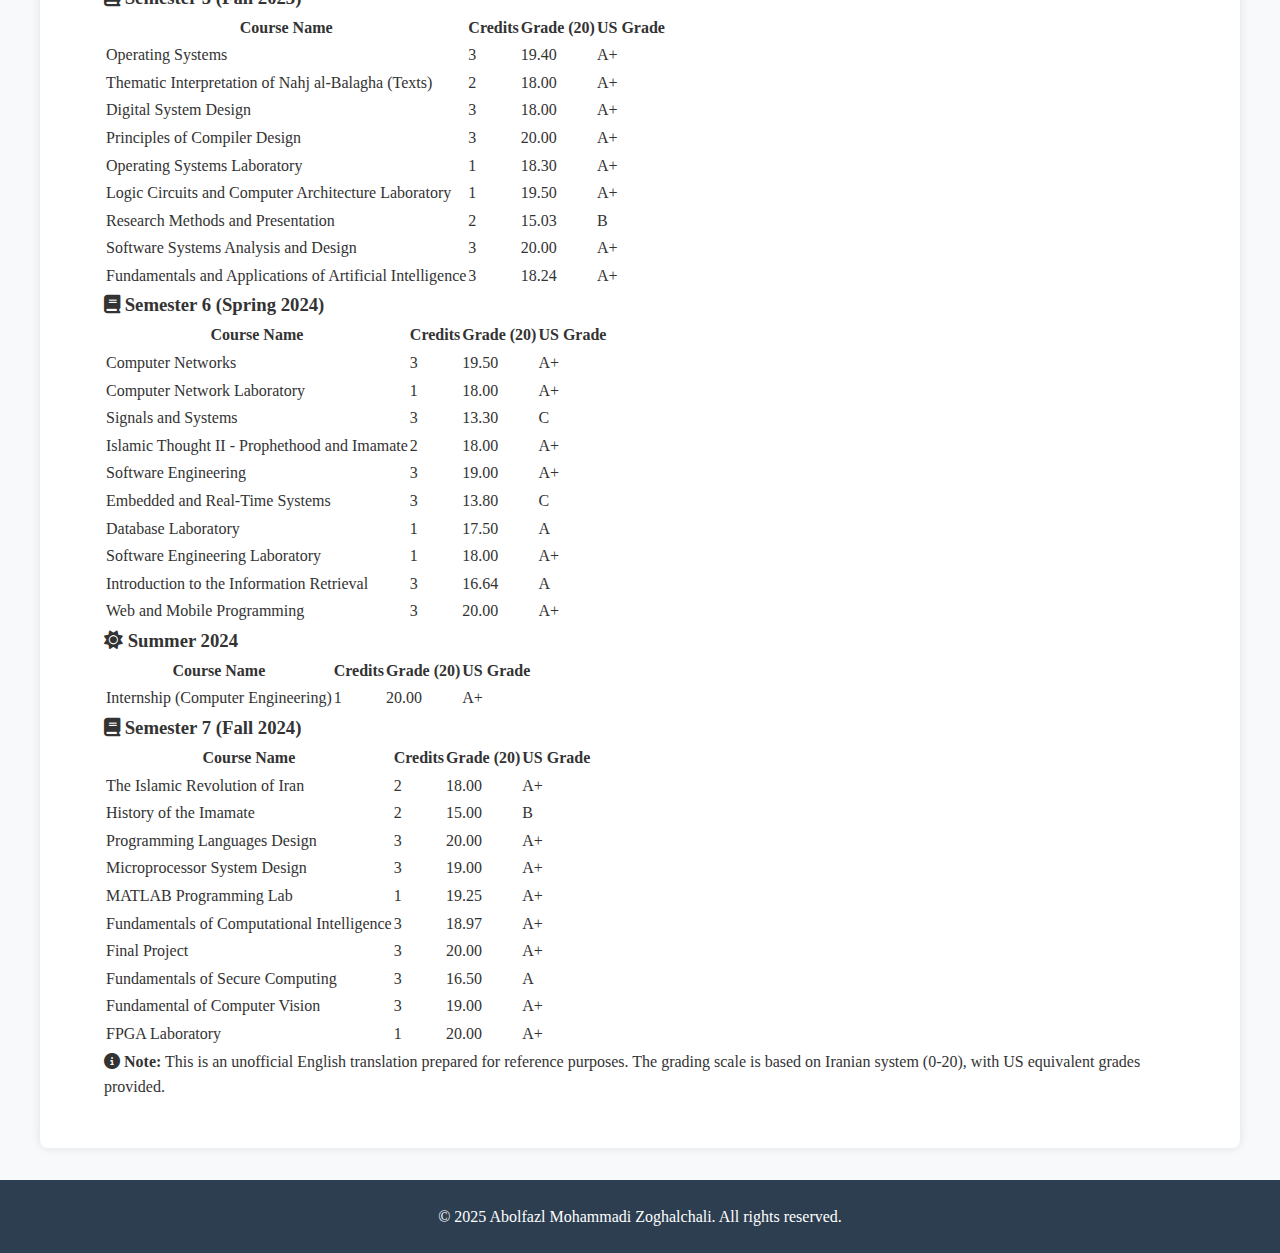
<file: transcript.html>
<!DOCTYPE html>
<html lang="en">
<head>
    <meta charset="UTF-8">
    <meta name="viewport" content="width=device-width, initial-scale=1.0">
    <meta name="description" content="Academic transcript of Abolfazl Mohammadi - B.Sc. in Computer Engineering from Babol Noshirvani University of Technology. Overall GPA: 3.52, Last Two Years: 3.82.">
    <meta name="keywords" content="Academic Transcript, Computer Engineering, Babol Noshirvani University, GPA 3.82">
    
    <title>Transcript - Abolfazl Mohammadi</title>
    <link rel="stylesheet" href="assets/styles.css">
    <link rel="stylesheet" href="https://cdnjs.cloudflare.com/ajax/libs/font-awesome/6.4.0/css/all.min.css">
</head>
<body>
    <div id="nav-placeholder"></div>
    
    <main class="container">
        <section class="transcript-section">
            <h1>Academic Transcript</h1>
            <a href="docs/Transcript.pdf" class="pdf-download" download><i class="fas fa-file-pdf"></i> Download PDF Version(Unofficial)</a>
            
            <!-- Student Information Card -->
            <div class="student-info-card">
                <h2>Student Information</h2>
                <div class="info-grid">
                    <div class="info-item">
                        <span class="info-label"><i class="fas fa-user"></i> Name:</span>
                        <span class="info-value">Abolfazl Mohammadi Zoghalchali</span>
                    </div>
                    <div class="info-item">
                        <span class="info-label"><i class="fas fa-id-card"></i> Student ID:</span>
                        <span class="info-value">40030212073</span>
                    </div>
                    <div class="info-item">
                        <span class="info-label"><i class="fas fa-graduation-cap"></i> Degree:</span>
                        <span class="info-value">Bachelor of Science in Computer Engineering</span>
                    </div>
                    <div class="info-item">
                        <span class="info-label"><i class="fas fa-university"></i> University:</span>
                        <span class="info-value">Babol Noshirvani University of Technology</span>
                    </div>
                    <div class="info-item">
                        <span class="info-label"><i class="fas fa-calendar-alt"></i> Duration:</span>
                        <span class="info-value">2021 - 2025 (3.5 years)</span>
                    </div>
                    <div class="info-item">
                        <span class="info-label"><i class="fas fa-chart-line"></i> Overall GPA:</span>
                        <span class="info-value gpa-highlight">3.52 / 4.00</span>
                    </div>
                    <div class="info-item">
                        <span class="info-label"><i class="fas fa-star"></i> Last Two Years GPA:</span>
                        <span class="info-value gpa-highlight">3.82 / 4.00</span>
                    </div>
                </div>
            </div>

            <!-- Semester 1 -->
            <div class="semester-section">
                <h3><i class="fas fa-book"></i> Semester 1 (Fall 2021)</h3>
                <div class="table-responsive">
                    <table class="transcript-table">
                        <thead>
                            <tr>
                                <th>Course Name</th>
                                <th>Credits</th>
                                <th>Grade (20)</th>
                                <th>US Grade</th>
                            </tr>
                        </thead>
                        <tbody>
                            <tr>
                                <td>Calculus I</td>
                                <td>3</td>
                                <td>14.75</td>
                                <td>B</td>
                            </tr>
                            <tr>
                                <td>English Language</td>
                                <td>3</td>
                                <td>19.00</td>
                                <td>A+</td>
                            </tr>
                            <tr>
                                <td>Applied Ethics</td>
                                <td>2</td>
                                <td>19.00</td>
                                <td>A+</td>
                            </tr>
                            <tr>
                                <td>Introduction to Computer Science and Programming</td>
                                <td>3</td>
                                <td>10.50</td>
                                <td>D</td>
                            </tr>
                            <tr>
                                <td>Computer Programming Laboratory</td>
                                <td>3</td>
                                <td>20.00</td>
                                <td>A+</td>
                            </tr>
                        </tbody>
                    </table>
                </div>
            </div>

            <!-- Semester 2 -->
            <div class="semester-section">
                <h3><i class="fas fa-book"></i> Semester 2 (Spring 2022)</h3>
                <div class="table-responsive">
                    <table class="transcript-table">
                        <thead>
                            <tr>
                                <th>Course Name</th>
                                <th>Credits</th>
                                <th>Grade (20)</th>
                                <th>US Grade</th>
                            </tr>
                        </thead>
                        <tbody>
                            <tr>
                                <td>Physics I (Mechanics and Waves)</td>
                                <td>3</td>
                                <td>15.50</td>
                                <td>B</td>
                            </tr>
                            <tr>
                                <td>Calculus II</td>
                                <td>1</td>
                                <td>13.00</td>
                                <td>C</td>
                            </tr>
                            <tr>
                                <td>Advanced Programming Laboratory</td>
                                <td>3</td>
                                <td>19.25</td>
                                <td>A+</td>
                            </tr>
                            <tr>
                                <td>Persian Language (Farsi)</td>
                                <td>3</td>
                                <td>17.5</td>
                                <td>A</td>
                            </tr>
                            <tr>
                                <td>Advanced Programming</td>
                                <td>3</td>
                                <td>18.52</td>
                                <td>A+</td>
                            </tr>
                            <tr>
                                <td>Discrete Mathematics</td>
                                <td>3</td>
                                <td>15.00</td>
                                <td>B</td>
                            </tr>
                        </tbody>
                    </table>
                </div>
            </div>

            <!-- Summer 2022 -->
            <div class="semester-section">
                <h3><i class="fas fa-sun"></i> Summer 2022</h3>
                <div class="table-responsive">
                    <table class="transcript-table">
                        <thead>
                            <tr>
                                <th>Course Name</th>
                                <th>Credits</th>
                                <th>Grade (20)</th>
                                <th>US Grade</th>
                            </tr>
                        </thead>
                        <tbody>
                            <tr>
                                <td>Differential Equations</td>
                                <td>3</td>
                                <td>14.65</td>
                                <td>B</td>
                            </tr>
                            <tr>
                                <td>Physics II (Electricity and Magnetism)</td>
                                <td>3</td>
                                <td>14.20</td>
                                <td>B</td>
                            </tr>
                        </tbody>
                    </table>
                </div>
            </div>

            <!-- Semester 3 -->
            <div class="semester-section">
                <h3><i class="fas fa-book"></i> Semester 3 (Fall 2022)</h3>
                <div class="table-responsive">
                    <table class="transcript-table">
                        <thead>
                            <tr>
                                <th>Course Name</th>
                                <th>Credits</th>
                                <th>Grade (20)</th>
                                <th>US Grade</th>
                            </tr>
                        </thead>
                        <tbody>
                            <tr>
                                <td>Physics II Laboratory</td>
                                <td>1</td>
                                <td>18.00</td>
                                <td>A+</td>
                            </tr>
                            <tr>
                                <td>Data Structures</td>
                                <td>3</td>
                                <td>20.00</td>
                                <td>A+</td>
                            </tr>
                            <tr>
                                <td>Islamic Thought I - Origin and Resurrection</td>
                                <td>2</td>
                                <td>18.50</td>
                                <td>A+</td>
                            </tr>
                            <tr>
                                <td>Engineering Statistics and Probability</td>
                                <td>3</td>
                                <td>10.00</td>
                                <td>D</td>
                            </tr>
                            <tr>
                                <td>Digital Logic Circuits</td>
                                <td>3</td>
                                <td>12.00</td>
                                <td>C</td>
                            </tr>
                            <tr>
                                <td>Tarbiyat Badani (General Physical Education)</td>
                                <td>1</td>
                                <td>18.00</td>
                                <td>A+</td>
                            </tr>
                            <tr>
                                <td>Computer Engineering Introduction Lab</td>
                                <td>1</td>
                                <td>19.00</td>
                                <td>A+</td>
                            </tr>
                            <tr>
                                <td>Electrical and Electronic Circuits</td>
                                <td>3</td>
                                <td>13.00</td>
                                <td>C</td>
                            </tr>
                        </tbody>
                    </table>
                </div>
            </div>

            <!-- Semester 4 -->
            <div class="semester-section">
                <h3><i class="fas fa-book"></i> Semester 4 (Spring 2023)</h3>
                <div class="table-responsive">
                    <table class="transcript-table">
                        <thead>
                            <tr>
                                <th>Course Name</th>
                                <th>Credits</th>
                                <th>Grade (20)</th>
                                <th>US Grade</th>
                            </tr>
                        </thead>
                        <tbody>
                            <tr>
                                <td>Algorithm Design</td>
                                <td>3</td>
                                <td>17.45</td>
                                <td>A</td>
                            </tr>
                            <tr>
                                <td>Formal Languages and Automata Theory</td>
                                <td>3</td>
                                <td>20.00</td>
                                <td>A+</td>
                            </tr>
                            <tr>
                                <td>Database Systems</td>
                                <td>3</td>
                                <td>18.00</td>
                                <td>A+</td>
                            </tr>
                            <tr>
                                <td>Technical English</td>
                                <td>2</td>
                                <td>17.57</td>
                                <td>A</td>
                            </tr>
                            <tr>
                                <td>Computer Architecture</td>
                                <td>3</td>
                                <td>19.75</td>
                                <td>A+</td>
                            </tr>
                            <tr>
                                <td>Family and Population Studies</td>
                                <td>2</td>
                                <td>18.00</td>
                                <td>A+</td>
                            </tr>
                            <tr>
                                <td>Varzesh 1 (Physical Education II)</td>
                                <td>1</td>
                                <td>18.00</td>
                                <td>A+</td>
                            </tr>
                            <tr>
                                <td>Applied Linear Algebra</td>
                                <td>3</td>
                                <td>20.00</td>
                                <td>A+</td>
                            </tr>
                        </tbody>
                    </table>
                </div>
            </div>

            <!-- Semester 5 -->
            <div class="semester-section">
                <h3><i class="fas fa-book"></i> Semester 5 (Fall 2023)</h3>
                <div class="table-responsive">
                    <table class="transcript-table">
                        <thead>
                            <tr>
                                <th>Course Name</th>
                                <th>Credits</th>
                                <th>Grade (20)</th>
                                <th>US Grade</th>
                            </tr>
                        </thead>
                        <tbody>
                            <tr>
                                <td>Operating Systems</td>
                                <td>3</td>
                                <td>19.40</td>
                                <td>A+</td>
                            </tr>
                            <tr>
                                <td>Thematic Interpretation of Nahj al-Balagha (Texts)</td>
                                <td>2</td>
                                <td>18.00</td>
                                <td>A+</td>
                            </tr>
                            <tr>
                                <td>Digital System Design</td>
                                <td>3</td>
                                <td>18.00</td>
                                <td>A+</td>
                            </tr>
                            <tr>
                                <td>Principles of Compiler Design</td>
                                <td>3</td>
                                <td>20.00</td>
                                <td>A+</td>
                            </tr>
                            <tr>
                                <td>Operating Systems Laboratory</td>
                                <td>1</td>
                                <td>18.30</td>
                                <td>A+</td>
                            </tr>
                            <tr>
                                <td>Logic Circuits and Computer Architecture Laboratory</td>
                                <td>1</td>
                                <td>19.50</td>
                                <td>A+</td>
                            </tr>
                            <tr>
                                <td>Research Methods and Presentation</td>
                                <td>2</td>
                                <td>15.03</td>
                                <td>B</td>
                            </tr>
                            <tr>
                                <td>Software Systems Analysis and Design</td>
                                <td>3</td>
                                <td>20.00</td>
                                <td>A+</td>
                            </tr>
                            <tr>
                                <td>Fundamentals and Applications of Artificial Intelligence</td>
                                <td>3</td>
                                <td>18.24</td>
                                <td>A+</td>
                            </tr>
                        </tbody>
                    </table>
                </div>
            </div>

            <!-- Semester 6 -->
            <div class="semester-section">
                <h3><i class="fas fa-book"></i> Semester 6 (Spring 2024)</h3>
                <div class="table-responsive">
                    <table class="transcript-table">
                        <thead>
                            <tr>
                                <th>Course Name</th>
                                <th>Credits</th>
                                <th>Grade (20)</th>
                                <th>US Grade</th>
                            </tr>
                        </thead>
                        <tbody>
                            <tr>
                                <td>Computer Networks</td>
                                <td>3</td>
                                <td>19.50</td>
                                <td>A+</td>
                            </tr>
                            <tr>
                                <td>Computer Network Laboratory</td>
                                <td>1</td>
                                <td>18.00</td>
                                <td>A+</td>
                            </tr>
                            <tr>
                                <td>Signals and Systems</td>
                                <td>3</td>
                                <td>13.30</td>
                                <td>C</td>
                            </tr>
                            <tr>
                                <td>Islamic Thought II - Prophethood and Imamate</td>
                                <td>2</td>
                                <td>18.00</td>
                                <td>A+</td>
                            </tr>
                            <tr>
                                <td>Software Engineering</td>
                                <td>3</td>
                                <td>19.00</td>
                                <td>A+</td>
                            </tr>
                            <tr>
                                <td>Embedded and Real-Time Systems</td>
                                <td>3</td>
                                <td>13.80</td>
                                <td>C</td>
                            </tr>
                            <tr>
                                <td>Database Laboratory</td>
                                <td>1</td>
                                <td>17.50</td>
                                <td>A</td>
                            </tr>
                            <tr>
                                <td>Software Engineering Laboratory</td>
                                <td>1</td>
                                <td>18.00</td>
                                <td>A+</td>
                            </tr>
                            <tr>
                                <td>Introduction to the Information Retrieval</td>
                                <td>3</td>
                                <td>16.64</td>
                                <td>A</td>
                            </tr>
                            <tr>
                                <td>Web and Mobile Programming</td>
                                <td>3</td>
                                <td>20.00</td>
                                <td>A+</td>
                            </tr>
                        </tbody>
                    </table>
                </div>
            </div>

            <!-- Summer 2024 -->
            <div class="semester-section">
                <h3><i class="fas fa-sun"></i> Summer 2024</h3>
                <div class="table-responsive">
                    <table class="transcript-table">
                        <thead>
                            <tr>
                                <th>Course Name</th>
                                <th>Credits</th>
                                <th>Grade (20)</th>
                                <th>US Grade</th>
                            </tr>
                        </thead>
                        <tbody>
                            <tr>
                                <td>Internship (Computer Engineering)</td>
                                <td>1</td>
                                <td>20.00</td>
                                <td>A+</td>
                            </tr>
                        </tbody>
                    </table>
                </div>
            </div>

            <!-- Semester 7 -->
            <div class="semester-section">
                <h3><i class="fas fa-book"></i> Semester 7 (Fall 2024)</h3>
                <div class="table-responsive">
                    <table class="transcript-table">
                        <thead>
                            <tr>
                                <th>Course Name</th>
                                <th>Credits</th>
                                <th>Grade (20)</th>
                                <th>US Grade</th>
                            </tr>
                        </thead>
                        <tbody>
                            <tr>
                                <td>The Islamic Revolution of Iran</td>
                                <td>2</td>
                                <td>18.00</td>
                                <td>A+</td>
                            </tr>
                            <tr>
                                <td>History of the Imamate</td>
                                <td>2</td>
                                <td>15.00</td>
                                <td>B</td>
                            </tr>
                            <tr>
                                <td>Programming Languages Design</td>
                                <td>3</td>
                                <td>20.00</td>
                                <td>A+</td>
                            </tr>
                            <tr>
                                <td>Microprocessor System Design</td>
                                <td>3</td>
                                <td>19.00</td>
                                <td>A+</td>
                            </tr>
                            <tr>
                                <td>MATLAB Programming Lab</td>
                                <td>1</td>
                                <td>19.25</td>
                                <td>A+</td>
                            </tr>
                            <tr>
                                <td>Fundamentals of Computational Intelligence</td>
                                <td>3</td>
                                <td>18.97</td>
                                <td>A+</td>
                            </tr>
                            <tr>
                                <td>Final Project</td>
                                <td>3</td>
                                <td>20.00</td>
                                <td>A+</td>
                            </tr>
                            <tr>
                                <td>Fundamentals of Secure Computing</td>
                                <td>3</td>
                                <td>16.50</td>
                                <td>A</td>
                            </tr>
                            <tr>
                                <td>Fundamental of Computer Vision</td>
                                <td>3</td>
                                <td>19.00</td>
                                <td>A+</td>
                            </tr>
                            <tr>
                                <td>FPGA Laboratory</td>
                                <td>1</td>
                                <td>20.00</td>
                                <td>A+</td>
                            </tr>
                        </tbody>
                    </table>
                </div>
            </div>

            <div class="transcript-note">
                <p><i class="fas fa-info-circle"></i> <strong>Note:</strong> This is an unofficial English translation prepared for reference purposes. The grading scale is based on Iranian system (0-20), with US equivalent grades provided.</p>
            </div>
        </section>
    </main>

    <footer>
        <p>&copy; 2025 Abolfazl Mohammadi Zoghalchali. All rights reserved.</p>
    </footer>

    <script src="assets/nav-loader.js"></script>
    <script>
        // Add data-label attributes to all table cells for responsive design
        document.addEventListener('DOMContentLoaded', function() {
            const tables = document.querySelectorAll('.transcript-table');
            tables.forEach(table => {
                const headers = Array.from(table.querySelectorAll('thead th')).map(th => th.textContent.trim());
                const rows = table.querySelectorAll('tbody tr');
                rows.forEach(row => {
                    const cells = row.querySelectorAll('td');
                    cells.forEach((cell, index) => {
                        if (index > 0 && headers[index]) {
                            cell.setAttribute('data-label', headers[index]);
                        }
                    });
                });
            });
        });
    </script>
</body>
</html>
</file>
<file: assets/styles.css>
* {
    margin: 0;
    padding: 0;
    box-sizing: border-box;
}

body {
    font-family: 'Georgia', 'Times New Roman', serif;
    line-height: 1.6;
    color: #333;
    background-color: #f8f9fa;
}

/* Navigation */
.navbar {
    background-color: #2c3e50;
    padding: 1rem 0;
    position: sticky;
    top: 0;
    z-index: 1000;
    box-shadow: 0 2px 4px rgba(0,0,0,0.1);
}

.nav-container {
    max-width: 1200px;
    margin: 0 auto;
    padding: 0 2rem;
    display: flex;
    justify-content: space-between;
    align-items: center;
}

.nav-brand {
    color: white;
    font-size: 1.5rem;
    font-weight: bold;
    text-decoration: none;
}

.nav-menu {
    display: flex;
    list-style: none;
    gap: 2rem;
}

.nav-link {
    color: white;
    text-decoration: none;
    transition: color 0.3s;
}

.nav-link:hover {
    color: #3498db;
}

.nav-toggle {
    display: none;
    flex-direction: column;
    cursor: pointer;
    background: none;
    border: none;
    padding: 0.5rem;
}

.nav-toggle span {
    width: 25px;
    height: 3px;
    background-color: white;
    margin: 3px 0;
    transition: 0.3s;
    border-radius: 3px;
}

/* Container */
.container {
    max-width: 1200px;
    margin: 2rem auto;
    padding: 0 2rem;
    background-color: white;
    box-shadow: 0 0 10px rgba(0,0,0,0.1);
    border-radius: 8px;
}

/* Introduction Section */
.intro-section {
    padding: 3rem 2rem;
}

.intro-content {
    display: grid;
    grid-template-columns: 2fr 1fr;
    gap: 3rem;
    align-items: start;
}

.intro-text h1 {
    font-size: 2.5rem;
    color: #2c3e50;
    margin-bottom: 0.5rem;
}

.subtitle {
    font-size: 1.2rem;
    color: #7f8c8d;
    margin-bottom: 1.5rem;
}

.description {
    margin-bottom: 1rem;
    text-align: justify;
}

.collaboration-highlight {
    background-color: #e8f4f8;
    padding: 1.25rem;
    border-radius: 8px;
    border-left: 4px solid #3498db;
    margin-top: 1.5rem;
}

.collaboration-highlight strong {
    color: #2c3e50;
}

.contact-info {
    margin-top: 2rem;
    padding-top: 1rem;
    border-top: 2px solid #ecf0f1;
}

.research-interests-section {
    margin: 2rem 0;
    padding: 1.5rem;
    background-color: #f8f9fa;
    border-radius: 8px;
    border-left: 4px solid #3498db;
}

.research-interests-section h3 {
    color: #2c3e50;
    margin-bottom: 1rem;
    font-size: 1.3rem;
}

.interest-tags {
    display: flex;
    flex-wrap: wrap;
    gap: 0.75rem;
    
}

.interest-tag {
    display: inline-block;
    padding: 0.5rem 1rem;
    background-color: #3498db;
    color: white;
    border-radius: 25px;
    font-size: 0.9rem;
    font-weight: 500;
    transition: all 0.3s;
    box-shadow: 0 2px 4px rgba(0,0,0,0.1);
    cursor: pointer;
}

.interest-tag:hover {
    background-color: #2980b9;
    transform: translateY(-2px);
    box-shadow: 0 4px 8px rgba(0,0,0,0.15);
}

.contact-info a {
    color: #3498db;
    text-decoration: none;
    transition: color 0.3s;
}

.contact-info a:hover {
    color: #2980b9;
    text-decoration: underline;
}

.intro-image img {
    width: 100%;
    max-width: 300px;
    border-radius: 8px;
    box-shadow: 0 4px 6px rgba(0,0,0,0.1);
}

/* CV Page */
.cv-section {
    padding: 3rem 2rem;
}

.cv-header {
    text-align: center;
    padding-bottom: 2rem;
    border-bottom: 3px solid #3498db;
    margin-bottom: 2rem;
}

.cv-header h1 {
    font-size: 2.5rem;
    color: #2c3e50;
    margin-bottom: 1rem;
}

.cv-contact {
    display: flex;
    flex-wrap: wrap;
    justify-content: center;
    gap: 1.5rem;
    margin: 1.5rem 0;
    font-size: 0.95rem;
}

.cv-contact p {
    margin: 0;
}

.cv-contact i {
    margin-right: 0.5rem;
    color: #3498db;
}

.cv-contact a {
    color: #3498db;
    text-decoration: none;
}

.cv-contact a:hover {
    text-decoration: underline;
}

.cv-content h2 {
    color: #2c3e50;
    border-bottom: 2px solid #3498db;
    padding-bottom: 0.5rem;
    margin-top: 2.5rem;
    margin-bottom: 1.5rem;
}

.cv-item {
    margin-bottom: 2rem;
}

.cv-item-header {
    display: flex;
    justify-content: space-between;
    align-items: baseline;
    margin-bottom: 0.5rem;
}

.cv-item-header h3 {
    color: #2c3e50;
    margin: 0;
}

.cv-date {
    color: #7f8c8d;
    font-style: italic;
    font-size: 0.95rem;
}

.cv-institution {
    color: #555;
    font-weight: 500;
    margin-bottom: 0.5rem;
}

.cv-authors {
    color: #7f8c8d;
    font-style: italic;
    margin-bottom: 0.5rem;
}

.cv-item ul {
    margin-left: 1.5rem;
    margin-top: 0.5rem;
}

.cv-item li {
    margin-bottom: 0.5rem;
}

.research-interests {
    display: grid;
    grid-template-columns: repeat(auto-fit, minmax(200px, 1fr));
    gap: 0.5rem;
    list-style: none;
    margin-left: 0 !important;
}

.research-interests li {
    background-color: #ecf0f1;
    padding: 0.5rem 1rem;
    border-radius: 4px;
    text-align: center;
}

.awards-list li, .courses-list li {
    margin-bottom: 1rem;
}

.hobbies-list {
    display: flex;
    flex-wrap: wrap;
    gap: 1rem;
    list-style: none;
    margin-left: 0 !important;
}

.hobbies-list li {
    background-color: #ecf0f1;
    padding: 0.5rem 1rem;
    border-radius: 20px;
}

.reference {
    background-color: #f8f9fa;
    padding: 1.5rem;
    border-radius: 8px;
    margin-bottom: 1rem;
}

.reference h4 {
    color: #2c3e50;
    margin-bottom: 0.5rem;
}

.reference p {
    margin: 0.25rem 0;
    color: #555;
}

.reference i {
    margin-right: 0.5rem;
    color: #3498db;
}

.reference a {
    color: #3498db;
    text-decoration: none;
}

.reference a:hover {
    text-decoration: underline;
}

.pdf-download {
    display: inline-block;
    margin-top: 1rem;
    padding: 0.75rem 1.5rem;
    background-color: #3498db;
    color: white;
    text-decoration: none;
    border-radius: 4px;
    transition: background-color 0.3s;
}

.pdf-download i {
    margin-right: 0.5rem;
}

.pdf-download:hover {
    background-color: #2980b9;
}

/* Projects Page */
.projects-section {
    padding: 3rem 2rem;
}

.project-card {
    margin-bottom: 2rem;
    padding: 1.5rem;
    background-color: #f8f9fa;
    border-left: 4px solid #3498db;
    border-radius: 4px;
}

.project-card h3 {
    color: #2c3e50;
    margin-bottom: 0.5rem;
}

.project-date {
    color: #7f8c8d;
    font-style: italic;
    margin-bottom: 1rem;
}

.project-tags {
    display: flex;
    flex-wrap: wrap;
    gap: 0.5rem;
    margin-top: 1rem;
}

.tag {
    display: inline-block;
    padding: 0.35rem 0.75rem;
    background-color: #3d566e;
    color: white;
    border-radius: 20px;
    font-size: 0.85rem;
    font-weight: 500;
    transition: background-color 0.3s;
    cursor: pointer;
}

.tag:hover {
    background-color: #2980b9;
}

/* Transcript Page */
.transcript-section {
    padding: 3rem 2rem;
}

/* Gallery Page */
.gallery-section {
    padding: 3rem 2rem;
}

.gallery-grid {
    display: grid;
    grid-template-columns: repeat(auto-fill, minmax(250px, 1fr));
    gap: 1.5rem;
    margin-top: 2rem;
}

.gallery-item {
    position: relative;
    overflow: hidden;
    border-radius: 8px;
    box-shadow: 0 2px 4px rgba(0,0,0,0.1);
    transition: transform 0.3s;
    background-color: #f8f9fa;
    display: flex;
    flex-direction: column;
}

.gallery-item:hover {
    transform: scale(1.05);
}

.gallery-item img {
    width: 100%;
    height: auto;
    display: block;
    flex-grow: 1;
    object-fit: cover;
}

.gallery-caption {
    padding: 0.75rem;
    background-color: #f8f9fa;
    text-align: center;
    font-size: 0.9rem;
    flex-shrink: 0;
}

/* Footer */
footer {
    background-color: #2c3e50;
    color: white;
    text-align: center;
    padding: 1.5rem;
    margin-top: 2rem;
}

/* Responsive Design */
@media (max-width: 768px) {
    .nav-toggle {
        display: flex;
    }
    
    .nav-menu {
        position: absolute;
        top: 100%;
        left: 0;
        right: 0;
        background-color: #2c3e50;
        flex-direction: column;
        gap: 0;
        padding: 0;
        max-height: 0;
        overflow: hidden;
        transition: max-height 0.3s ease;
        box-shadow: 0 4px 6px rgba(0,0,0,0.1);
    }
    
    .nav-menu.active {
        max-height: 400px;
    }
    
    .nav-menu li {
        border-bottom: 1px solid #34495e;
    }
    
    .nav-menu li:last-child {
        border-bottom: none;
    }
    
    .nav-link {
        display: block;
        padding: 1rem 2rem;
        width: 100%;
    }
    
    .nav-container {
        position: relative;
    }
    
    .intro-content {
        grid-template-columns: 1fr;
        gap: 2rem;
    }
    
    .intro-image {
        text-align: center;
        order: -1;
    }
    
    .intro-image img {
        max-width: 250px;
    }
    
    .gallery-grid {
        grid-template-columns: 1fr;
    }
    
    .cv-contact {
        flex-direction: column;
        gap: 0.75rem;
        align-items: center;
    }
    
    .cv-item-header {
        flex-direction: column;
        align-items: flex-start;
    }
    
    .research-interests {
        grid-template-columns: 1fr;
    }
}
</file>
